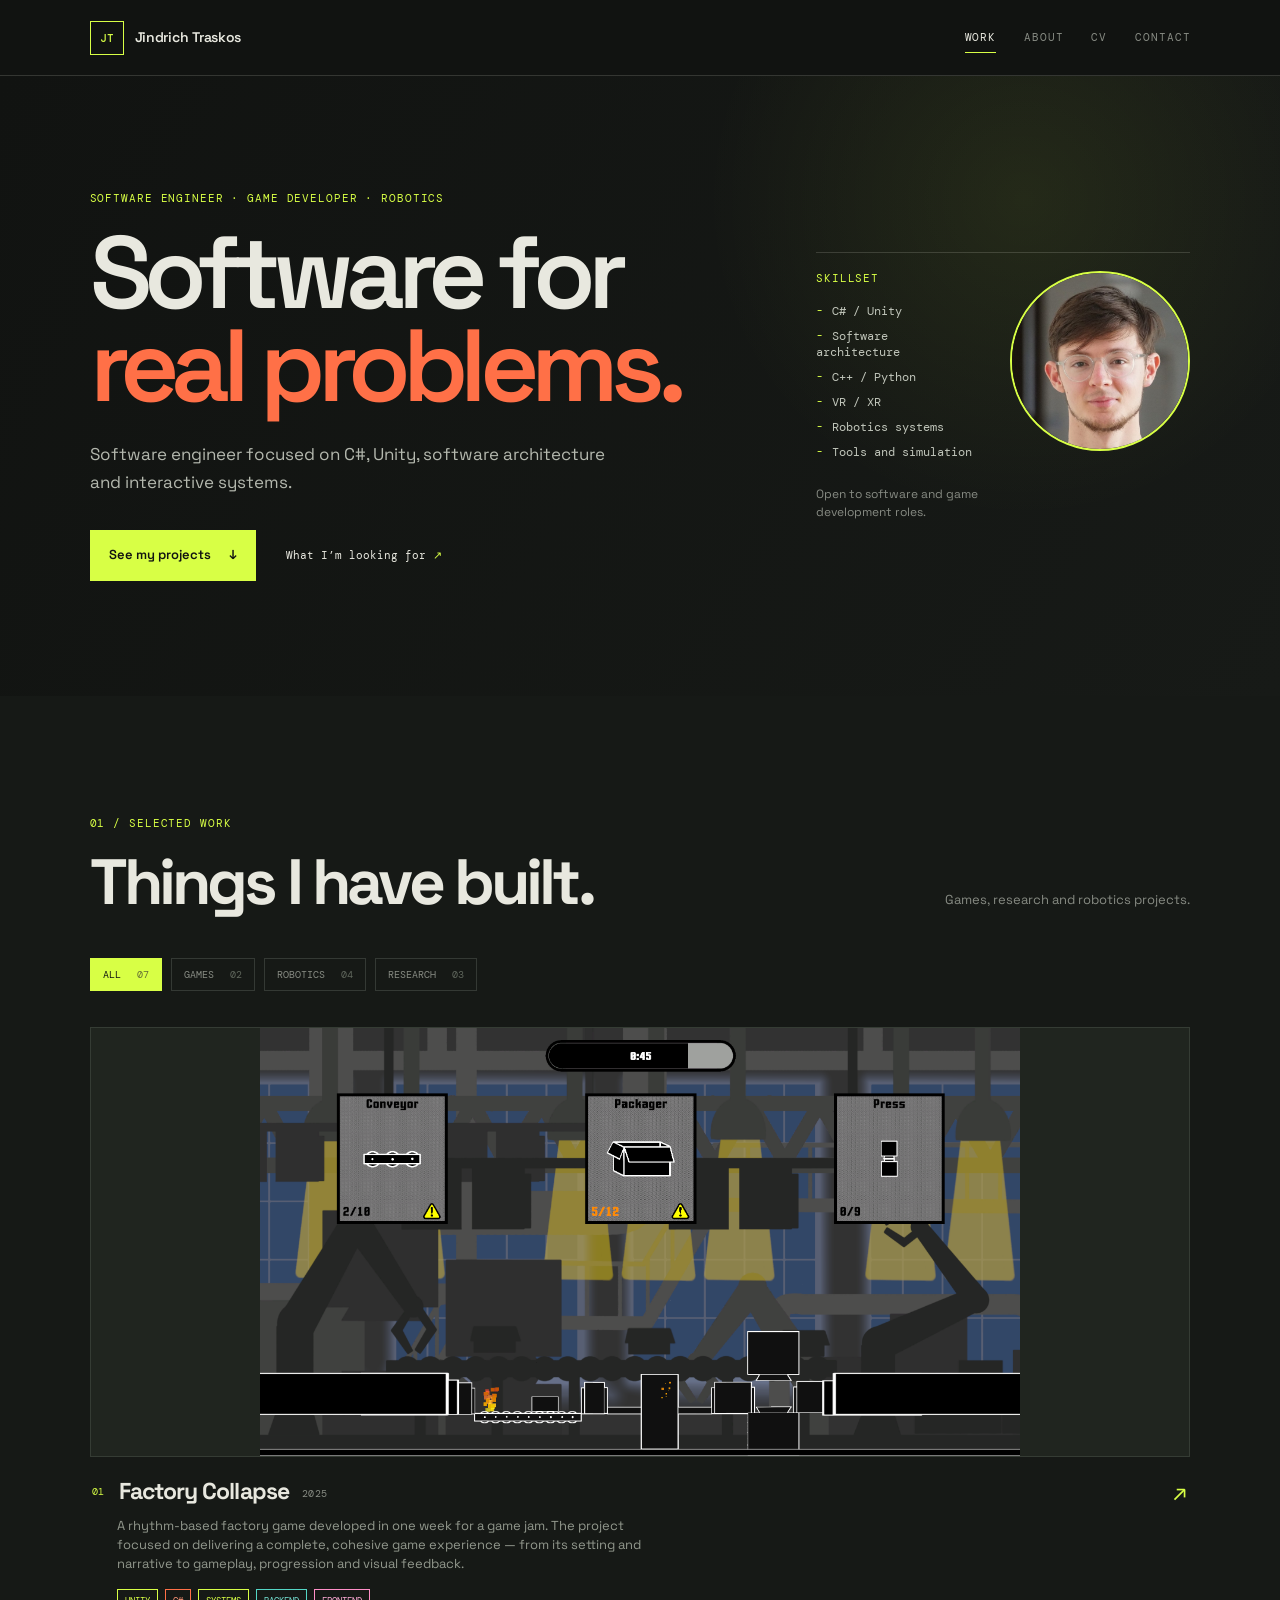
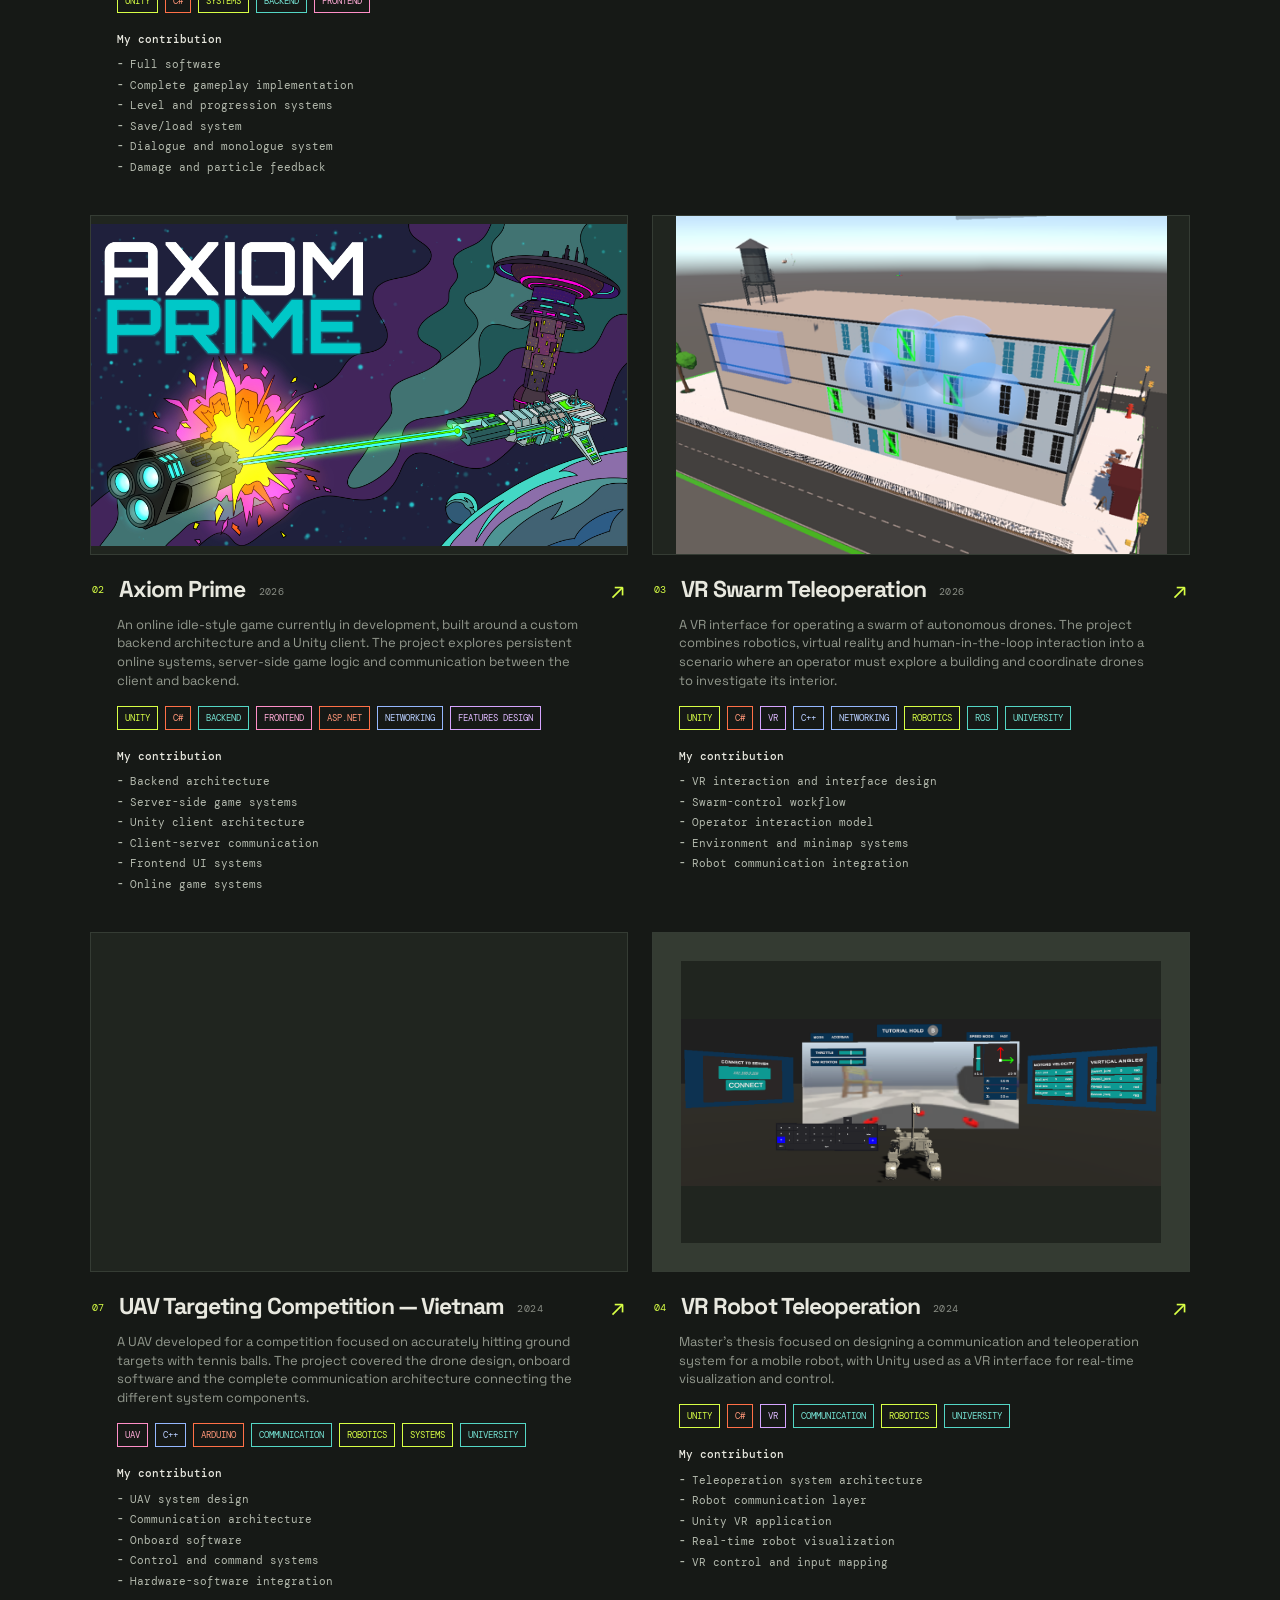
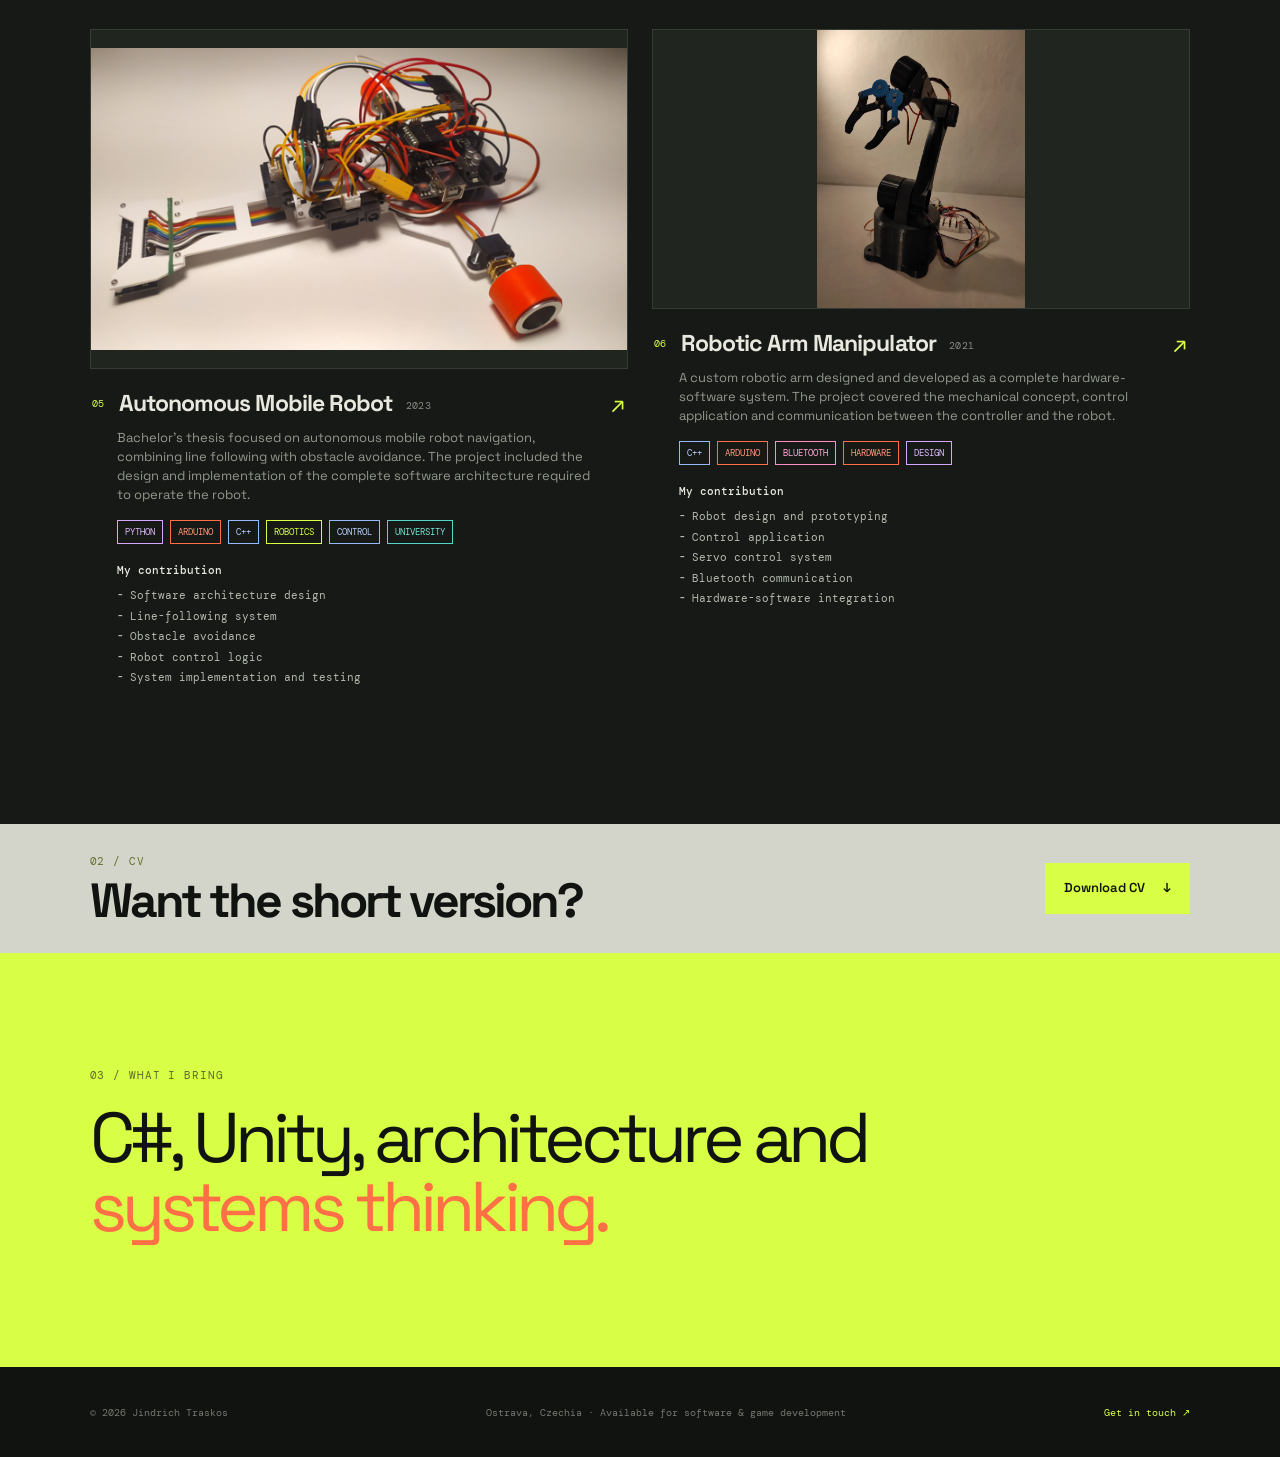
<file: index.html>
<!doctype html>
<html lang="en">
<head>
  <meta charset="utf-8">
  <meta name="viewport" content="width=device-width, initial-scale=1">
  <meta name="description" content="Portfolio of Jindrich Traskos, software engineer working across games, robotics and interactive systems.">
  <title>Jindrich Traskos | Software, games & robotics</title>
  <link rel="preconnect" href="https://fonts.googleapis.com">
  <link rel="preconnect" href="https://fonts.gstatic.com" crossorigin>
  <link href="https://fonts.googleapis.com/css2?family=DM+Mono:wght@400;500&family=Space+Grotesk:wght@400;500;600;700&display=swap" rel="stylesheet">
  <link rel="stylesheet" href="styles.css">
</head>
<body>
  <header class="site-header">
    <a class="brand" href="index.html"><span class="brand-mark">JT</span><span>Jindrich Traskos</span></a>
    <nav class="nav" aria-label="Main navigation">
      <a class="active" href="index.html">Work</a>
      <a href="about.html">About</a>
      <a href="resume.pdf" download>CV</a>
      <a href="contact.html">Contact</a>
    </nav>
  </header>

  <main>
    <section class="hero section-pad">
      <div class="hero-copy">
        <p class="eyebrow">Software engineer · game developer · robotics</p>
        <h1>Software for<br><em>real problems.</em></h1>
        <p class="hero-lede">Software engineer focused on C#, Unity, software architecture and interactive systems.</p>
        <div class="hero-actions"><a class="button button-primary" href="#work">See my projects <span>↓</span></a><a class="text-link" href="about.html#opportunities">What I’m looking for <span>↗</span></a></div>
      </div>
      <div class="skillset-panel" aria-label="Skillset">
        <div class="skillset-list">
          <p class="eyebrow">Skillset</p>
          <ul>
            <li>C# / Unity</li>
            <li>Software architecture</li>
            <li>C++ / Python</li>
            <li>VR / XR</li>
            <li>Robotics systems</li>
            <li>Tools and simulation</li>
          </ul>
          <p class="skillset-note">Open to software and game development roles.</p>
        </div>
        <img class="profile-photo" src="Content/Profile/Traskos_Jindra.jpg" alt="Portrait of Jindrich Traskos">
      </div>
    </section>

    <section id="work" class="work section-pad"> 
  <div class="section-heading">
    <div>
      <p class="eyebrow">01 / Selected work</p>
      <h2>Things I have built.</h2>
    </div>
    <p class="section-note">Games, research and robotics projects.</p>
  </div> 

  <div class="filters" role="group" aria-label="Filter projects"> 
    <button class="filter active" data-filter="all">All <span>07</span></button> 
    <button class="filter" data-filter="games">Games <span>02</span></button> 
    <button class="filter" data-filter="robotics">Robotics <span>04</span></button> 
    <button class="filter" data-filter="research">Research <span>03</span></button> 
  </div> 

  <div class="project-grid"> 

    <a class="project-card project-card-wide" data-tags="games" href="projects/factory-collapse.html"> 
      <div class="project-art factory-art">
        <img src="Content/FactoryCollapse/aPRTHz.png" alt="Factory Collapse gameplay showing factory stations">
      </div> 
      <div class="project-info">
        <div>
          <span class="project-number">01</span>
          <h3>Factory Collapse <span class="project-year">2025</span></h3>
        </div>
        <span class="arrow">↗</span>
        <p>A rhythm-based factory game developed in one week for a game jam. The project focused on delivering a complete, cohesive game experience — from its setting and narrative to gameplay, progression and visual feedback.</p>
        <div class="tags">
          <span>Unity</span>
          <span>C#</span>
          <span>Systems</span>
          <span>Backend</span>
          <span>Frontend</span>
        </div>
        <div class="contribution">
          <strong>My contribution</strong>
          <ul>
            <li>Full software</li>
            <li>Complete gameplay implementation</li>
            <li>Level and progression systems</li>
            <li>Save/load system</li>
            <li>Dialogue and monologue system</li>
            <li>Damage and particle feedback</li>
          </ul>
        </div>
      </div> 
    </a> 

    <a class="project-card" data-tags="games" href="projects/axiom-prime.html"> 
      <div class="project-art axiom-art">
        <img src="Content/AxiomPrime/coverart-second_draft.jpg" alt="Axiom Prime ship loadout grid">
      </div> 
      <div class="project-info">
        <div>
          <span class="project-number">02</span>
          <h3>Axiom Prime <span class="project-year">2026</span></h3>
        </div>
        <span class="arrow">↗</span>
        <p>An online idle-style game currently in development, built around a custom backend architecture and a Unity client. The project explores persistent online systems, server-side game logic and communication between the client and backend.</p>
        <div class="tags">
          <span>Unity</span>
          <span>C#</span>
          <span>Backend</span>
          <span>Frontend</span>
          <span>ASP.NET</span>
          <span>Networking</span>
          <span>Features Design</span>
        </div>
        <div class="contribution">
          <strong>My contribution</strong>
          <ul>
            <li>Backend architecture</li>
            <li>Server-side game systems</li>
            <li>Unity client architecture</li>
            <li>Client-server communication</li>
            <li>Frontend UI systems</li>
            <li>Online game systems</li>
          </ul>
        </div>
      </div> 
    </a> 

    <a class="project-card" data-tags="robotics research" href="projects/vr-teleoperation.html"> 
      <div class="project-art telemetry-art">
        <img src="Content/Swarm/Picture1.png" alt="VR swarm control environment with a building and drone positions">
      </div> 
      <div class="project-info">
        <div>
          <span class="project-number">03</span>
          <h3>VR Swarm Teleoperation <span class="project-year">2026</span></h3>
        </div>
        <span class="arrow">↗</span>
        <p>A VR interface for operating a swarm of autonomous drones. The project combines robotics, virtual reality and human-in-the-loop interaction into a scenario where an operator must explore a building and coordinate drones to investigate its interior.</p>
        <div class="tags">
          <span>Unity</span>
          <span>C#</span>
          <span>VR</span>
          <span>C++</span>
          <span>Networking</span>
          <span>Robotics</span>
          <span>ROS</span>
          <span>University</span>
        </div>
        <div class="contribution">
          <strong>My contribution</strong>
          <ul>
            <li>VR interaction and interface design</li>
            <li>Swarm-control workflow</li>
            <li>Operator interaction model</li>
            <li>Environment and minimap systems</li>
            <li>Robot communication integration</li>
          </ul>
        </div>
      </div> 
    </a> 

    <a class="project-card" data-tags="robotics" href="projects/vietnam-competition.html"> 
      <div class="project-art vietnam-art">
        <video autoplay muted loop playsinline preload="metadata">
          <source src="Content/VietnamComp/VID_20241122_125700.mp4" type="video/mp4">
        </video>
      </div> 
      <div class="project-info">
        <div>
          <span class="project-number">07</span>
          <h3>UAV Targeting Competition — Vietnam <span class="project-year">2024</span></h3>
        </div>
        <span class="arrow">↗</span>
        <p>A UAV developed for a competition focused on accurately hitting ground targets with tennis balls. The project covered the drone design, onboard software and the complete communication architecture connecting the different system components.</p>
        <div class="tags">
          <span>UAV</span>
          <span>C++</span>
          <span>Arduino</span>
          <span>Communication</span>
          <span>Robotics</span>
          <span>Systems</span>
          <span>University</span>
        </div>
        <div class="contribution">
          <strong>My contribution</strong>
          <ul>
            <li>UAV system design</li>
            <li>Communication architecture</li>
            <li>Onboard software</li>
            <li>Control and command systems</li>
            <li>Hardware-software integration</li>
          </ul>
        </div>
      </div> 
    </a> 

    <a class="project-card" data-tags="robotics research" href="projects/virtual-reality-robotics.html"> 
      <div class="project-art thesis-art">
        <img src="Content/MasterThesis/Picture3.png" alt="Mobile robot VR teleoperation interface">
      </div> 
      <div class="project-info">
        <div>
          <span class="project-number">04</span>
          <h3>VR Robot Teleoperation <span class="project-year">2024</span></h3>
        </div>
        <span class="arrow">↗</span>
        <p>Master’s thesis focused on designing a communication and teleoperation system for a mobile robot, with Unity used as a VR interface for real-time visualization and control.</p>
        <div class="tags">
          <span>Unity</span>
          <span>C#</span>
          <span>VR</span>
          <span>Communication</span>
          <span>Robotics</span>
          <span>University</span>
        </div>
        <div class="contribution">
          <strong>My contribution</strong>
          <ul>
            <li>Teleoperation system architecture</li>
            <li>Robot communication layer</li>
            <li>Unity VR application</li>
            <li>Real-time robot visualization</li>
            <li>VR control and input mapping</li>
          </ul>
        </div>
      </div> 
    </a> 

    <a class="project-card" data-tags="robotics research" href="projects/mobile-robot-simulation.html"> 
      <div class="project-art simulation-art">
        <img src="Content/BachelorThesis/Picture2.png" alt="Mobile robot simulation with trajectory and range lines">
      </div> 
      <div class="project-info">
        <div>
          <span class="project-number">05</span>
          <h3>Autonomous Mobile Robot <span class="project-year">2023</span></h3>
        </div>
        <span class="arrow">↗</span>
        <p>Bachelor’s thesis focused on autonomous mobile robot navigation, combining line following with obstacle avoidance. The project included the design and implementation of the complete software architecture required to operate the robot.</p>
        <div class="tags">
          <span>Python</span>
          <span>Arduino</span>
          <span>C++</span>
          <span>Robotics</span>
          <span>Control</span>
          <span>University</span>
        </div>
        <div class="contribution">
          <strong>My contribution</strong>
          <ul>
            <li>Software architecture design</li>
            <li>Line-following system</li>
            <li>Obstacle avoidance</li>
            <li>Robot control logic</li>
            <li>System implementation and testing</li>
          </ul>
        </div>
      </div> 
    </a> 

    <a class="project-card" data-tags="robotics" href="projects/robot-arm.html"> 
      <div class="project-art robot-art">
        <img src="Content/robotManipulator.webp" alt="Six-servo 3D printed robotic arm with gripper">
      </div> 
      <div class="project-info">
        <div>
          <span class="project-number">06</span>
          <h3>Robotic Arm Manipulator <span class="project-year">2021</span></h3>
        </div>
        <span class="arrow">↗</span>
        <p>A custom robotic arm designed and developed as a complete hardware-software system. The project covered the mechanical concept, control application and communication between the controller and the robot.</p>
        <div class="tags">
          <span>C++</span>
          <span>Arduino</span>
          <span>Bluetooth</span>
          <span>Hardware</span>
          <span>Design</span>
        </div>
        <div class="contribution">
          <strong>My contribution</strong>
          <ul>
            <li>Robot design and prototyping</li>
            <li>Control application</li>
            <li>Servo control system</li>
            <li>Bluetooth communication</li>
            <li>Hardware-software integration</li>
          </ul>
        </div>
      </div> 
    </a> 

  </div>
</section>

    <section class="resume-strip section-pad">
      <div><p class="eyebrow">02 / CV</p><h2>Want the short version?</h2></div>
      <a class="button button-primary" href="resume.pdf" download>Download CV <span>↓</span></a>
    </section>

    <section class="statement section-pad"><p class="eyebrow">03 / What I bring</p><p class="statement-text">C#, Unity, architecture and <span>systems thinking.</span></p></section>
  </main>
  <footer class="site-footer section-pad"><span>© 2026 Jindrich Traskos</span><span>Ostrava, Czechia · Available for software & game development</span><a href="contact.html">Get in touch ↗</a></footer>
  <script src="script.js"></script>
</body>
</html>
</file>
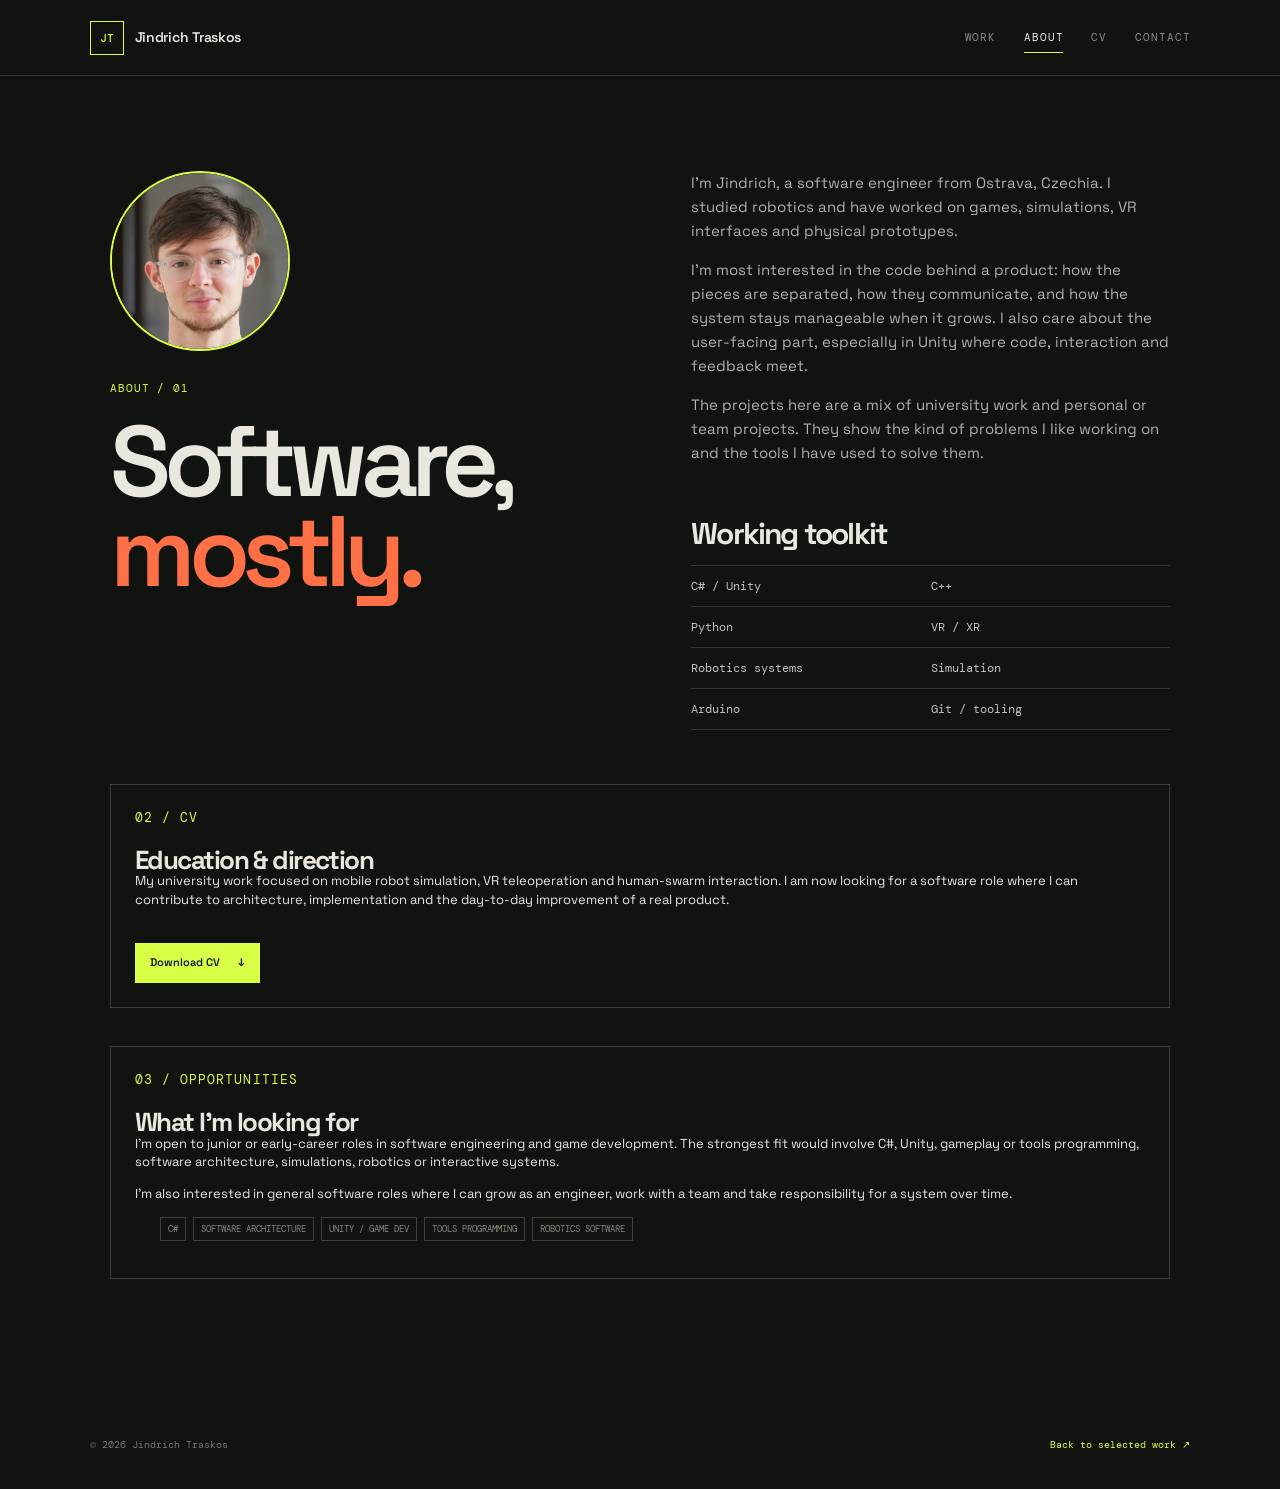
<file: about.html>
<!doctype html>
<html lang="en">
<head>
  <meta charset="utf-8">
  <meta name="viewport" content="width=device-width, initial-scale=1">
  <meta name="description" content="About Jindrich Traskos, software engineer and game developer.">
  <title>About | Jindrich Traskos</title>
  <link rel="stylesheet" href="styles.css">
</head>
<body>
  <header class="site-header">
    <a class="brand" href="index.html"><span class="brand-mark">JT</span><span>Jindrich Traskos</span></a>
    <nav class="nav" aria-label="Main navigation">
      <a href="index.html">Work</a>
      <a class="active" href="about.html">About</a>
      <a href="resume.pdf" download>CV</a>
      <a href="contact.html">Contact</a>
    </nav>
  </header>
  <main class="detail-main">
    <div class="about-grid">
      <div><img class="profile-photo about-photo" src="Content/Profile/Traskos_Jindra.jpg" alt="Portrait of Jindrich Traskos"><p class="eyebrow">About / 01</p><h1>Software,<br><em>mostly.</em></h1></div>
      <div class="about-copy">
        <p>I’m Jindrich, a software engineer from Ostrava, Czechia. I studied robotics and have worked on games, simulations, VR interfaces and physical prototypes.</p>
        <p>I’m most interested in the code behind a product: how the pieces are separated, how they communicate, and how the system stays manageable when it grows. I also care about the user-facing part, especially in Unity where code, interaction and feedback meet.</p>
        <p>The projects here are a mix of university work and personal or team projects. They show the kind of problems I like working on and the tools I have used to solve them.</p>
        <h2>Working toolkit</h2>
        <ul class="skill-list"><li>C# / Unity</li><li>C++</li><li>Python</li><li>VR / XR</li><li>Robotics systems</li><li>Simulation</li><li>Arduino</li><li>Git / tooling</li></ul>
      </div>
    </div>
    <section class="cv-panel">
      <p class="eyebrow">02 / CV</p>
      <h2>Education & direction</h2>
      <p>My university work focused on mobile robot simulation, VR teleoperation and human-swarm interaction. I am now looking for a software role where I can contribute to architecture, implementation and the day-to-day improvement of a real product.</p>
      <a class="button button-primary compact-button" href="resume.pdf" download>Download CV <span>↓</span></a>
    </section>
    <section id="opportunities" class="cv-panel">
      <p class="eyebrow">03 / Opportunities</p>
      <h2>What I’m looking for</h2>
      <p>I’m open to junior or early-career roles in software engineering and game development. The strongest fit would involve C#, Unity, gameplay or tools programming, software architecture, simulations, robotics or interactive systems.</p>
      <p>I’m also interested in general software roles where I can grow as an engineer, work with a team and take responsibility for a system over time.</p>
      <p class="tags"><span>C#</span><span>Software architecture</span><span>Unity / game dev</span><span>Tools programming</span><span>Robotics software</span></p>
    </section>
  </main>
  <footer class="site-footer section-pad"><span>© 2026 Jindrich Traskos</span><a href="index.html">Back to selected work ↗</a></footer>
</body>
</html>
</file>
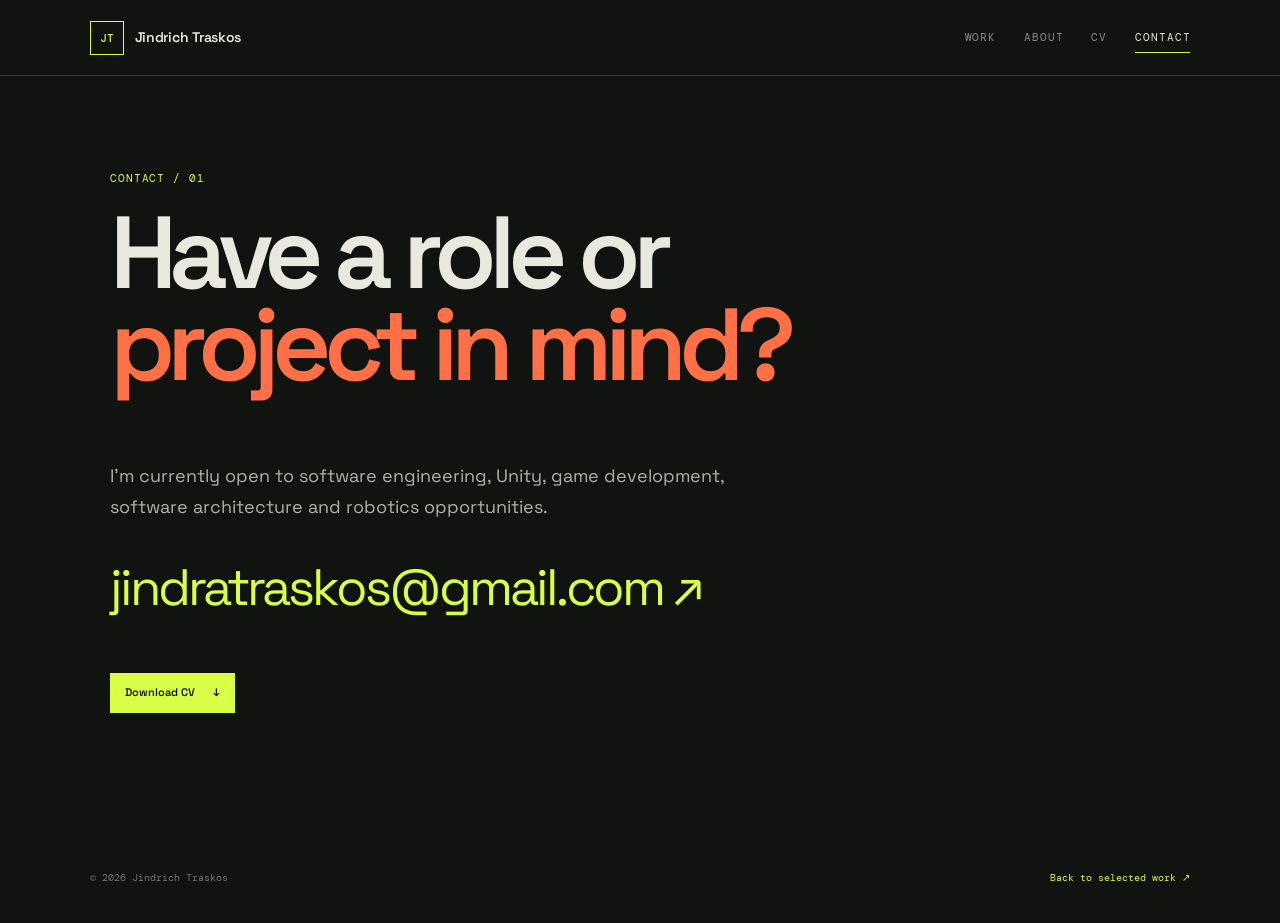
<file: contact.html>
<!doctype html>
<html lang="en">
<head>
  <meta charset="utf-8">
  <meta name="viewport" content="width=device-width, initial-scale=1">
  <meta name="description" content="Contact Jindrich Traskos about software engineering and game development opportunities.">
  <title>Contact | Jindrich Traskos</title>
  <link rel="stylesheet" href="styles.css">
</head>
<body>
  <header class="site-header">
    <a class="brand" href="index.html"><span class="brand-mark">JT</span><span>Jindrich Traskos</span></a>
    <nav class="nav" aria-label="Main navigation">
      <a href="index.html">Work</a>
      <a href="about.html">About</a>
      <a href="resume.pdf" download>CV</a>
      <a class="active" href="contact.html">Contact</a>
    </nav>
  </header>
  <main class="detail-main contact-page">
    <p class="eyebrow">Contact / 01</p>
    <h1>Have a role or<br><em>project in mind?</em></h1>
    <div class="contact-content">
      <p>I’m currently open to software engineering, Unity, game development, software architecture and robotics opportunities.</p>
      <a class="contact-email" href="mailto:jindratraskos@gmail.com">jindratraskos@gmail.com ↗</a>
      <a class="button button-primary compact-button" href="resume.pdf" download>Download CV <span>↓</span></a>
    </div>
  </main>
  <footer class="site-footer section-pad"><span>© 2026 Jindrich Traskos</span><a href="index.html">Back to selected work ↗</a></footer>
</body>
</html>
</file>
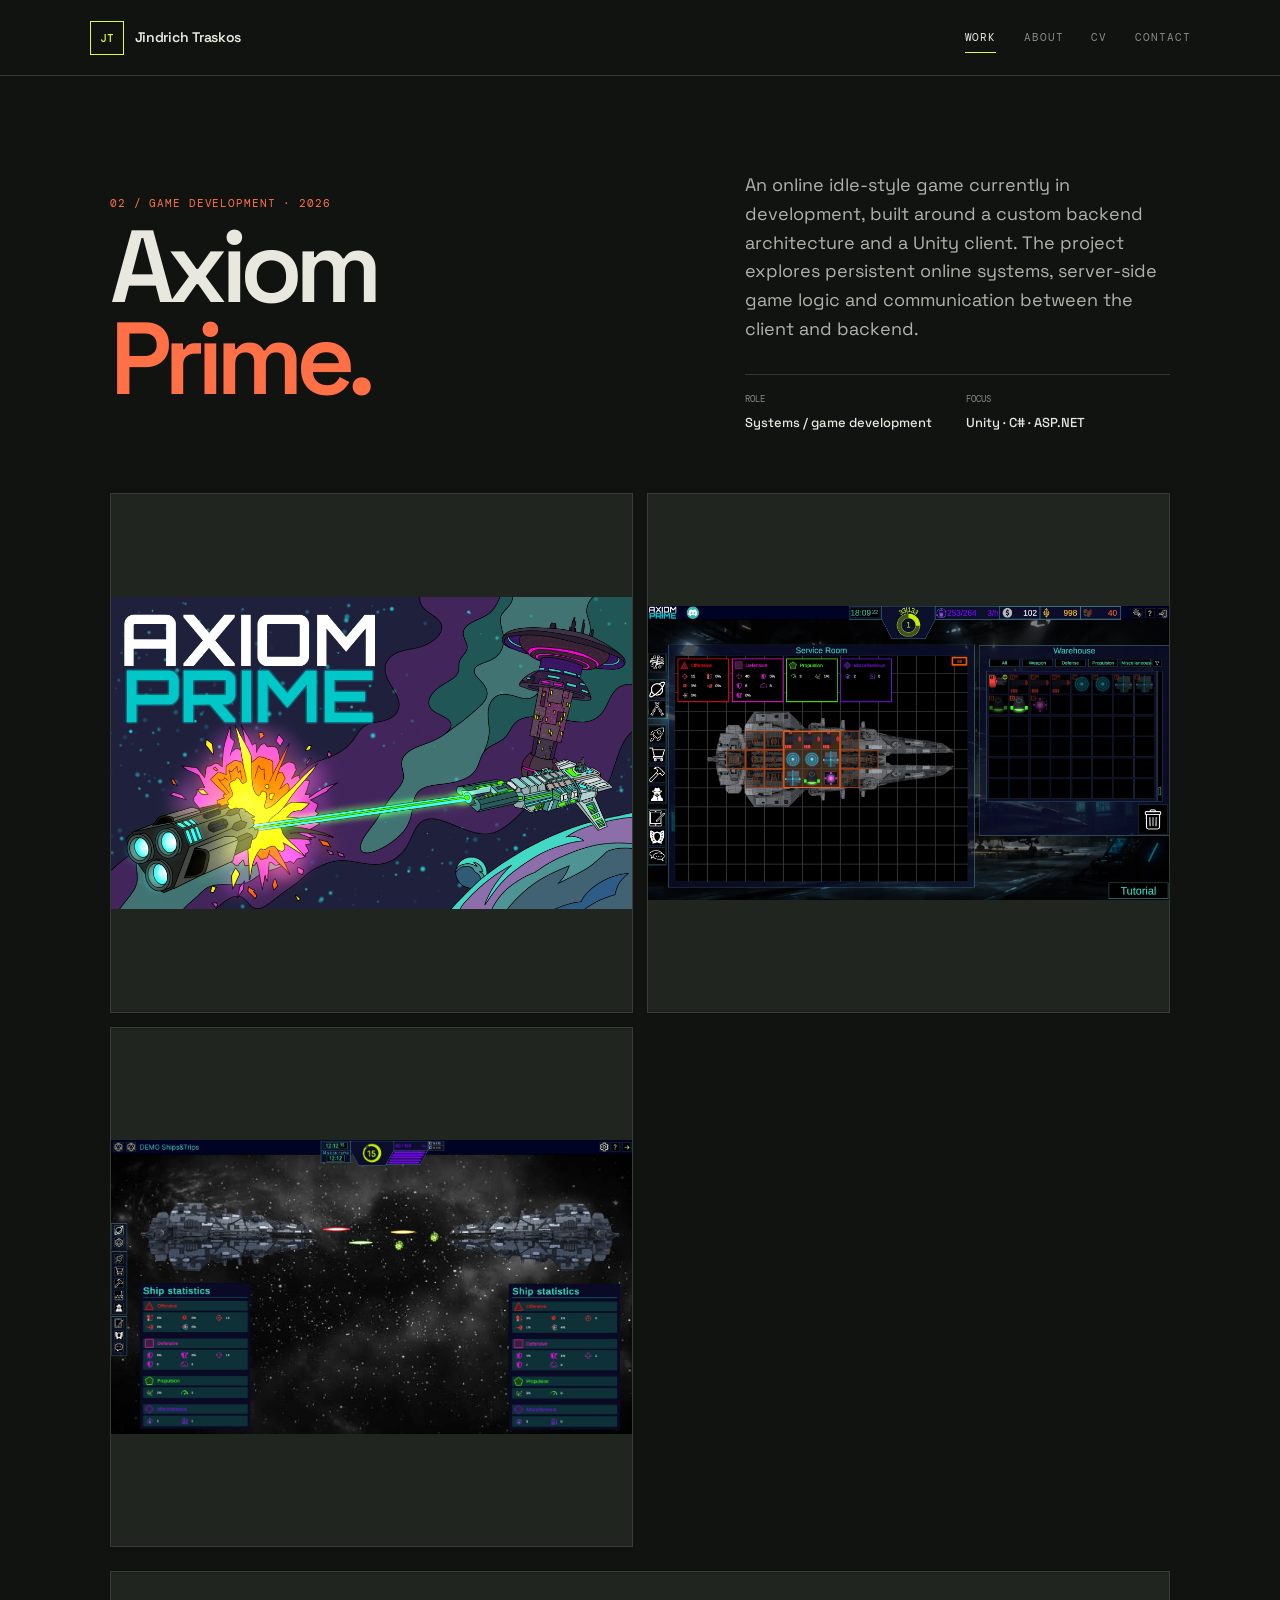
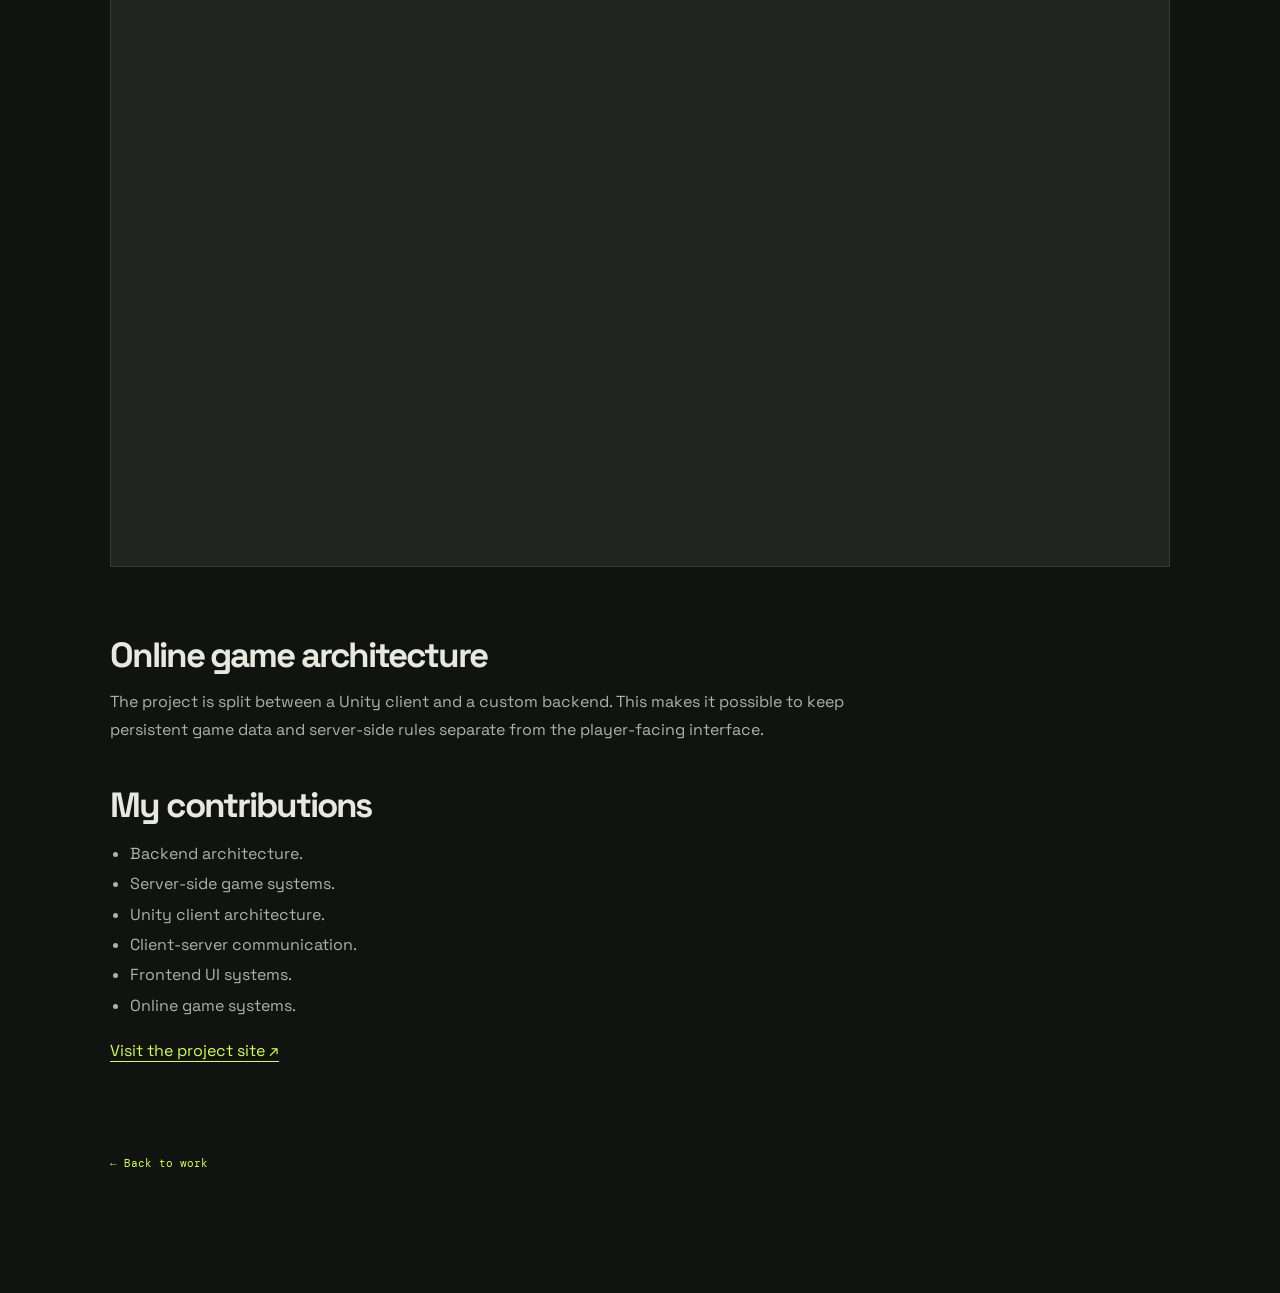
<file: projects/axiom-prime.html>
<!doctype html>
<html lang="en">
<head>
  <meta charset="utf-8">
  <meta name="viewport" content="width=device-width, initial-scale=1">
  <title>Axiom Prime | Jindrich Traskos</title>
  <link rel="stylesheet" href="../styles.css">
</head>
<body>
  <header class="site-header">
    <a class="brand" href="../index.html"><span class="brand-mark">JT</span><span>Jindrich Traskos</span></a>
    <nav class="nav"><a class="active" href="../index.html">Work</a><a href="../about.html">About</a><a href="../resume.pdf" download>CV</a><a href="../contact.html">Contact</a></nav>
  </header>
  <main class="detail-main">
    <div class="detail-top">
      <div><p class="detail-kicker">02 / Game development · 2026</p><h1>Axiom<br><em>Prime.</em></h1></div>
      <div><p class="detail-intro">An online idle-style game currently in development, built around a custom backend architecture and a Unity client. The project explores persistent online systems, server-side game logic and communication between the client and backend.</p><div class="detail-meta"><div><small>Role</small><strong>Systems / game development</strong></div><div><small>Focus</small><strong>Unity · C# · ASP.NET</strong></div></div></div>
    </div>
    <div class="detail-visual">
      <div class="detail-gallery">
        <img src="../Content/AxiomPrime/coverart-second_draft.jpg" alt="Axiom Prime teaser photo">
        <img src="../Content/AxiomPrime/Ship.webp" alt="Axiom Prime teaser photo">
        <img src="../Content/AxiomPrime/screenshot-01.jpg" alt="Axiom Prime combat screen with ship statistics">
      </div>
      <div class="project-video">
        <iframe src="https://www.youtube.com/embed/IRZ-R40w1t0" title="Axiom Prime gameplay video" loading="lazy" allow="accelerometer; autoplay; clipboard-write; encrypted-media; gyroscope; picture-in-picture; web-share" allowfullscreen></iframe>
      </div>
    </div>
    <div class="detail-copy">
      <h2>Online game architecture</h2>
      <p>The project is split between a Unity client and a custom backend. This makes it possible to keep persistent game data and server-side rules separate from the player-facing interface.</p>
      <h2>My contributions</h2>
      <ul><li>Backend architecture.</li><li>Server-side game systems.</li><li>Unity client architecture.</li><li>Client-server communication.</li><li>Frontend UI systems.</li><li>Online game systems.</li></ul>
      <p><a class="detail-link" href="https://axiomprime.nuwibe.com/">Visit the project site ↗</a></p>
    </div>
    <a class="back-link" href="../index.html">← Back to work</a>
  </main>
</body>
<script src="../script.js"></script>
</html>
</file>
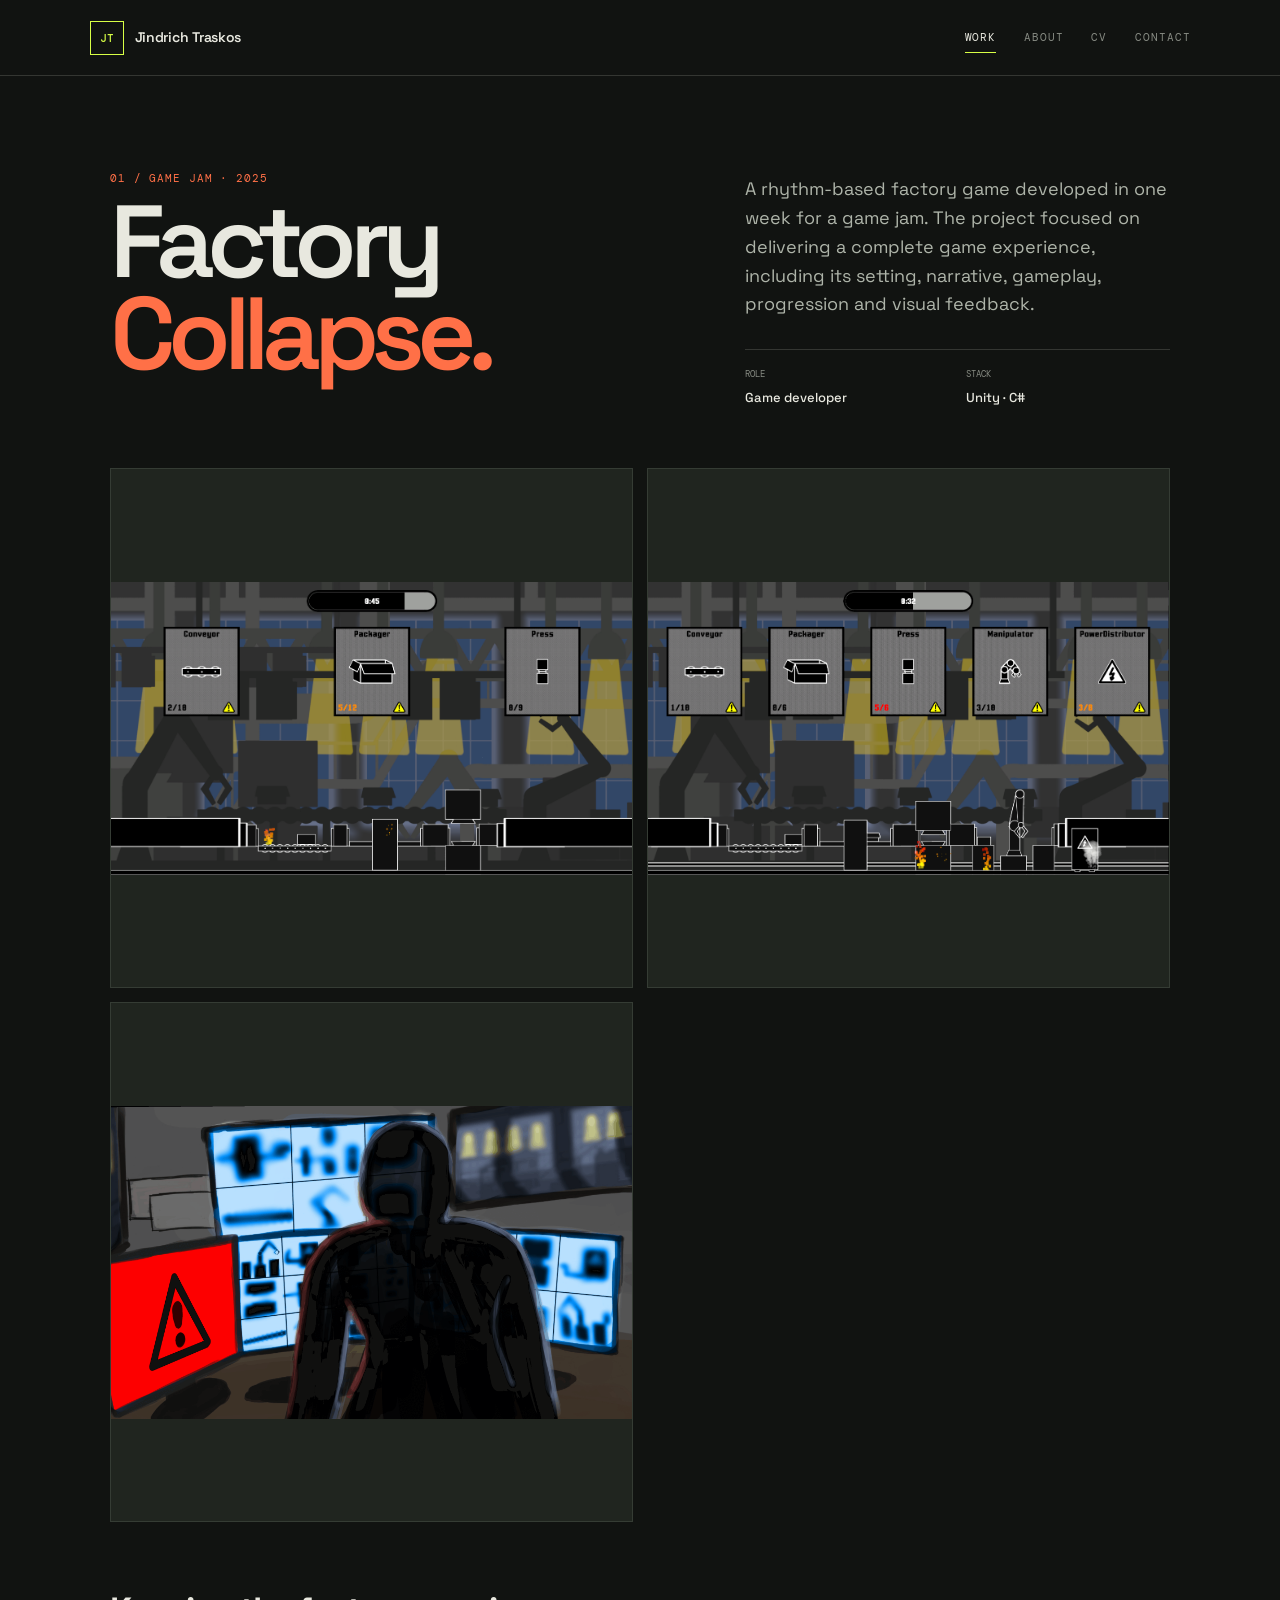
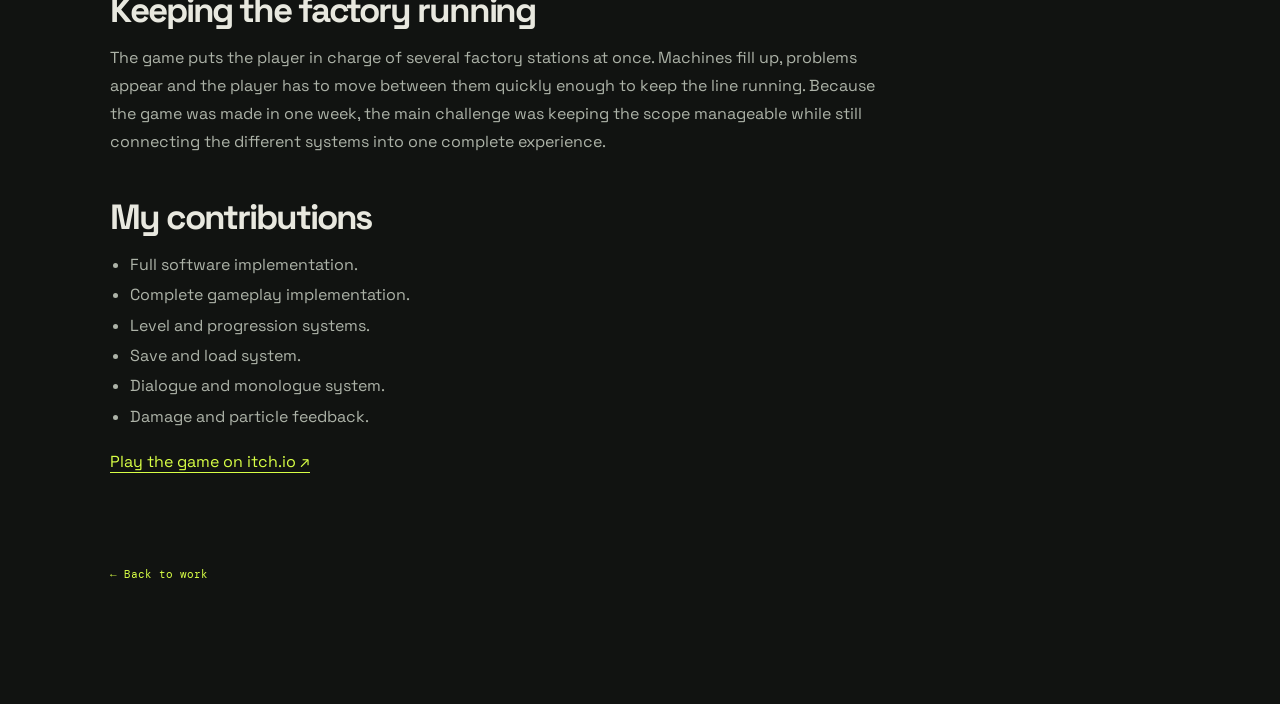
<file: projects/factory-collapse.html>
<!doctype html>
<html lang="en">
<head>
  <meta charset="utf-8">
  <meta name="viewport" content="width=device-width, initial-scale=1">
  <title>Factory Collapse | Jindrich Traskos</title>
  <link rel="stylesheet" href="../styles.css">
</head>
<body>
  <header class="site-header">
    <a class="brand" href="../index.html"><span class="brand-mark">JT</span><span>Jindrich Traskos</span></a>
    <nav class="nav"><a class="active" href="../index.html">Work</a><a href="../about.html">About</a><a href="../resume.pdf" download>CV</a><a href="../contact.html">Contact</a></nav>
  </header>
  <main class="detail-main">
    <div class="detail-top">
      <div><p class="detail-kicker">01 / Game jam · 2025</p><h1>Factory<br><em>Collapse.</em></h1></div>
      <div><p class="detail-intro">A rhythm-based factory game developed in one week for a game jam. The project focused on delivering a complete game experience, including its setting, narrative, gameplay, progression and visual feedback.</p><div class="detail-meta"><div><small>Role</small><strong>Game developer</strong></div><div><small>Stack</small><strong>Unity · C#</strong></div></div></div>
    </div>
    <div class="detail-visual">
      <div class="detail-gallery">
        <img src="../Content/FactoryCollapse/aPRTHz.png" alt="Factory Collapse gameplay showing factory stations">
        <img src="../Content/FactoryCollapse/eBl683.png" alt="Factory Collapse factory gameplay scene">
        <img src="../Content/FactoryCollapse/T67+u6.gif" alt="Factory Collapse gameplay animation">
      </div>
    </div>
    <div class="detail-copy">
      <h2>Keeping the factory running</h2>
      <p>The game puts the player in charge of several factory stations at once. Machines fill up, problems appear and the player has to move between them quickly enough to keep the line running. Because the game was made in one week, the main challenge was keeping the scope manageable while still connecting the different systems into one complete experience.</p>
      <h2>My contributions</h2>
      <ul><li>Full software implementation.</li><li>Complete gameplay implementation.</li><li>Level and progression systems.</li><li>Save and load system.</li><li>Dialogue and monologue system.</li><li>Damage and particle feedback.</li></ul>
      <p><a class="detail-link" href="https://jrcstudio.itch.io/factory-collapse">Play the game on itch.io ↗</a></p>
    </div>
    <a class="back-link" href="../index.html">← Back to work</a>
  </main>
</body>
<script src="../script.js"></script>
</html>
</file>
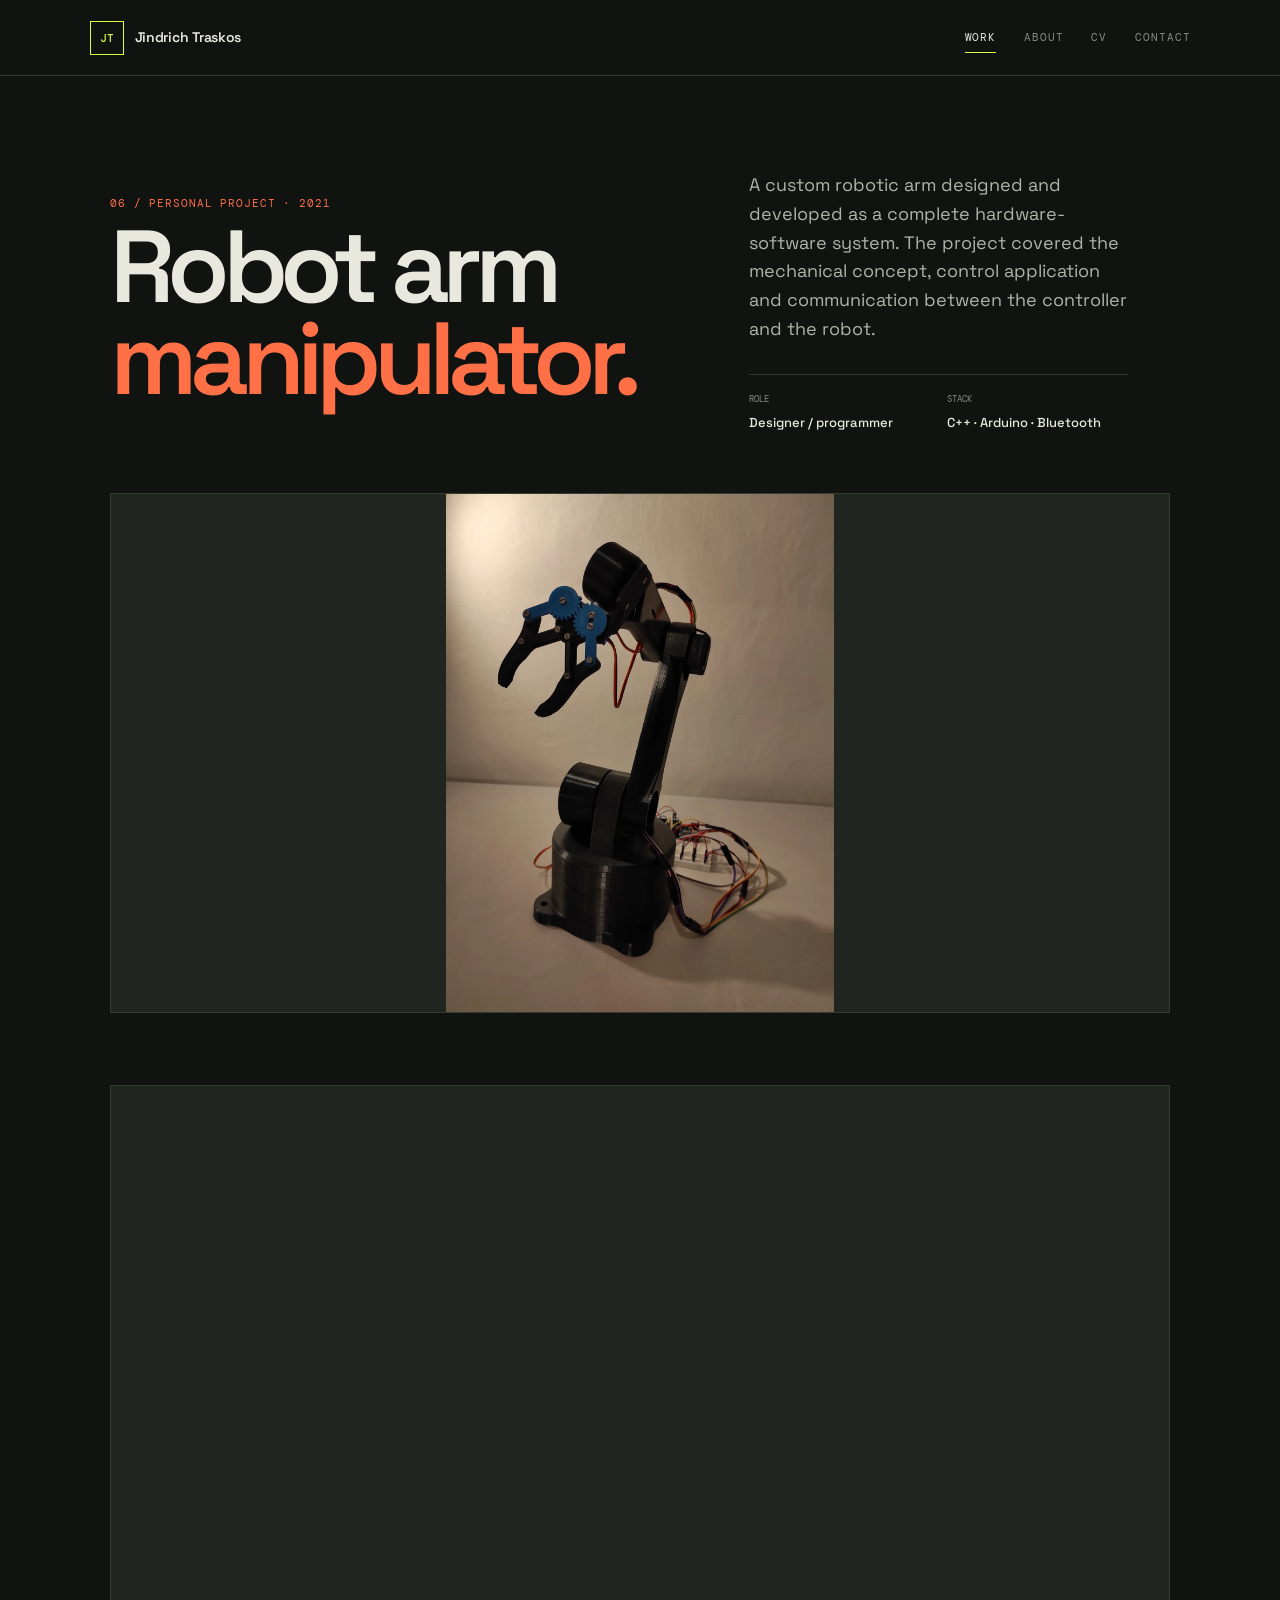
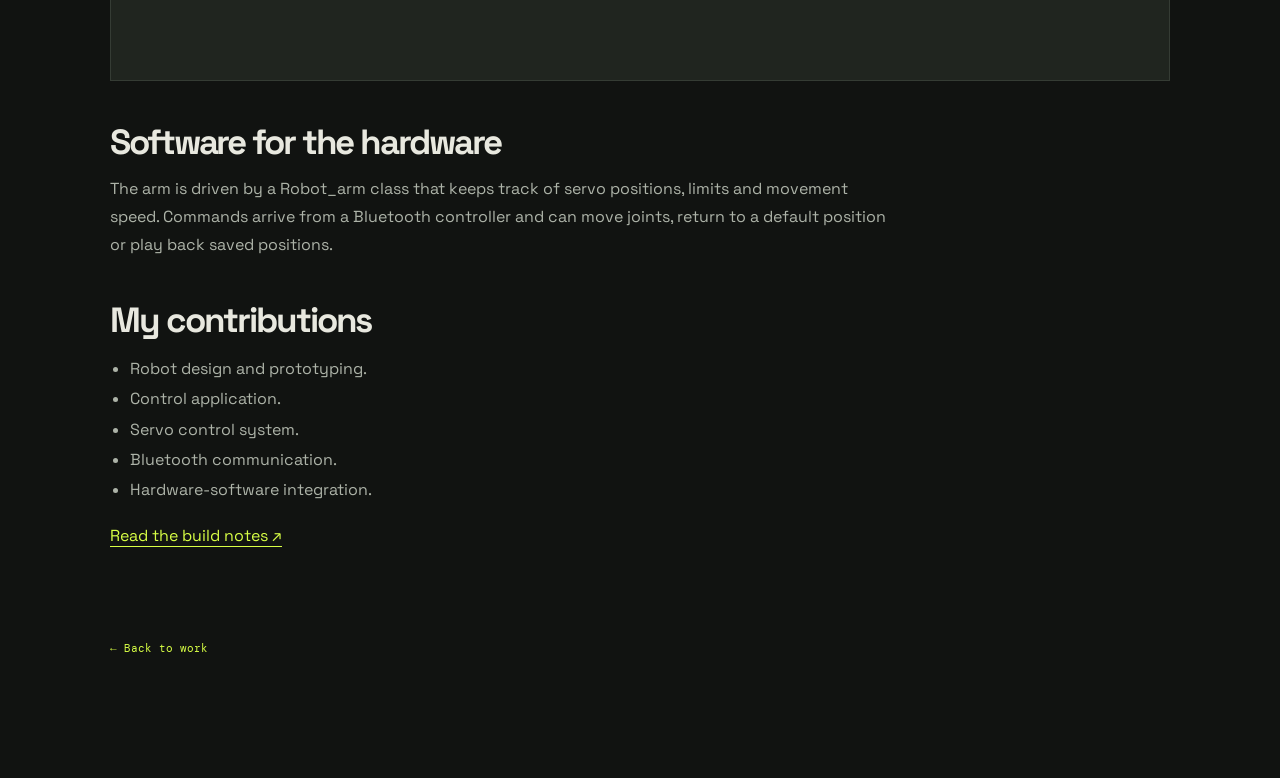
<file: projects/robot-arm.html>
<!doctype html>
<html lang="en">
<head>
  <meta charset="utf-8">
  <meta name="viewport" content="width=device-width, initial-scale=1">
  <title>Robot Arm Manipulator | Jindrich Traskos</title>
  <link rel="stylesheet" href="../styles.css">
</head>
<body>
  <header class="site-header">
    <a class="brand" href="../index.html"><span class="brand-mark">JT</span><span>Jindrich Traskos</span></a>
    <nav class="nav"><a class="active" href="../index.html">Work</a><a href="../about.html">About</a><a href="../resume.pdf" download>CV</a><a href="../contact.html">Contact</a></nav>
  </header>
  <main class="detail-main">
    <div class="detail-top">
      <div><p class="detail-kicker">06 / Personal project · 2021</p><h1>Robot arm<br><em>manipulator.</em></h1></div>
      <div><p class="detail-intro">A custom robotic arm designed and developed as a complete hardware-software system. The project covered the mechanical concept, control application and communication between the controller and the robot.</p><div class="detail-meta"><div><small>Role</small><strong>Designer / programmer</strong></div><div><small>Stack</small><strong>C++ · Arduino · Bluetooth</strong></div></div></div>
    </div>
    <div class="detail-visual"><img src="../Content/robotManipulator.webp" alt="Six-servo 3D printed robotic arm with gripper"></div>
    <div class="project-video">
        <iframe src="https://www.youtube.com/embed/RnOiQAg8ToU" title="Robotic arm video" loading="lazy" allow="accelerometer; autoplay; clipboard-write; encrypted-media; gyroscope; picture-in-picture; web-share" allowfullscreen></iframe>
    </div>
    <div class="detail-copy">
      <h2>Software for the hardware</h2>
      <p>The arm is driven by a Robot_arm class that keeps track of servo positions, limits and movement speed. Commands arrive from a Bluetooth controller and can move joints, return to a default position or play back saved positions.</p>
      <h2>My contributions</h2>
      <ul><li>Robot design and prototyping.</li><li>Control application.</li><li>Servo control system.</li><li>Bluetooth communication.</li><li>Hardware-software integration.</li></ul>
      <p><a class="detail-link" href="https://trahery.wordpress.com/2021/09/17/robotic-arm/">Read the build notes ↗</a></p>
    </div>
    <a class="back-link" href="../index.html">← Back to work</a>
  </main>
</body>
<script src="../script.js"></script>
</html>
</file>
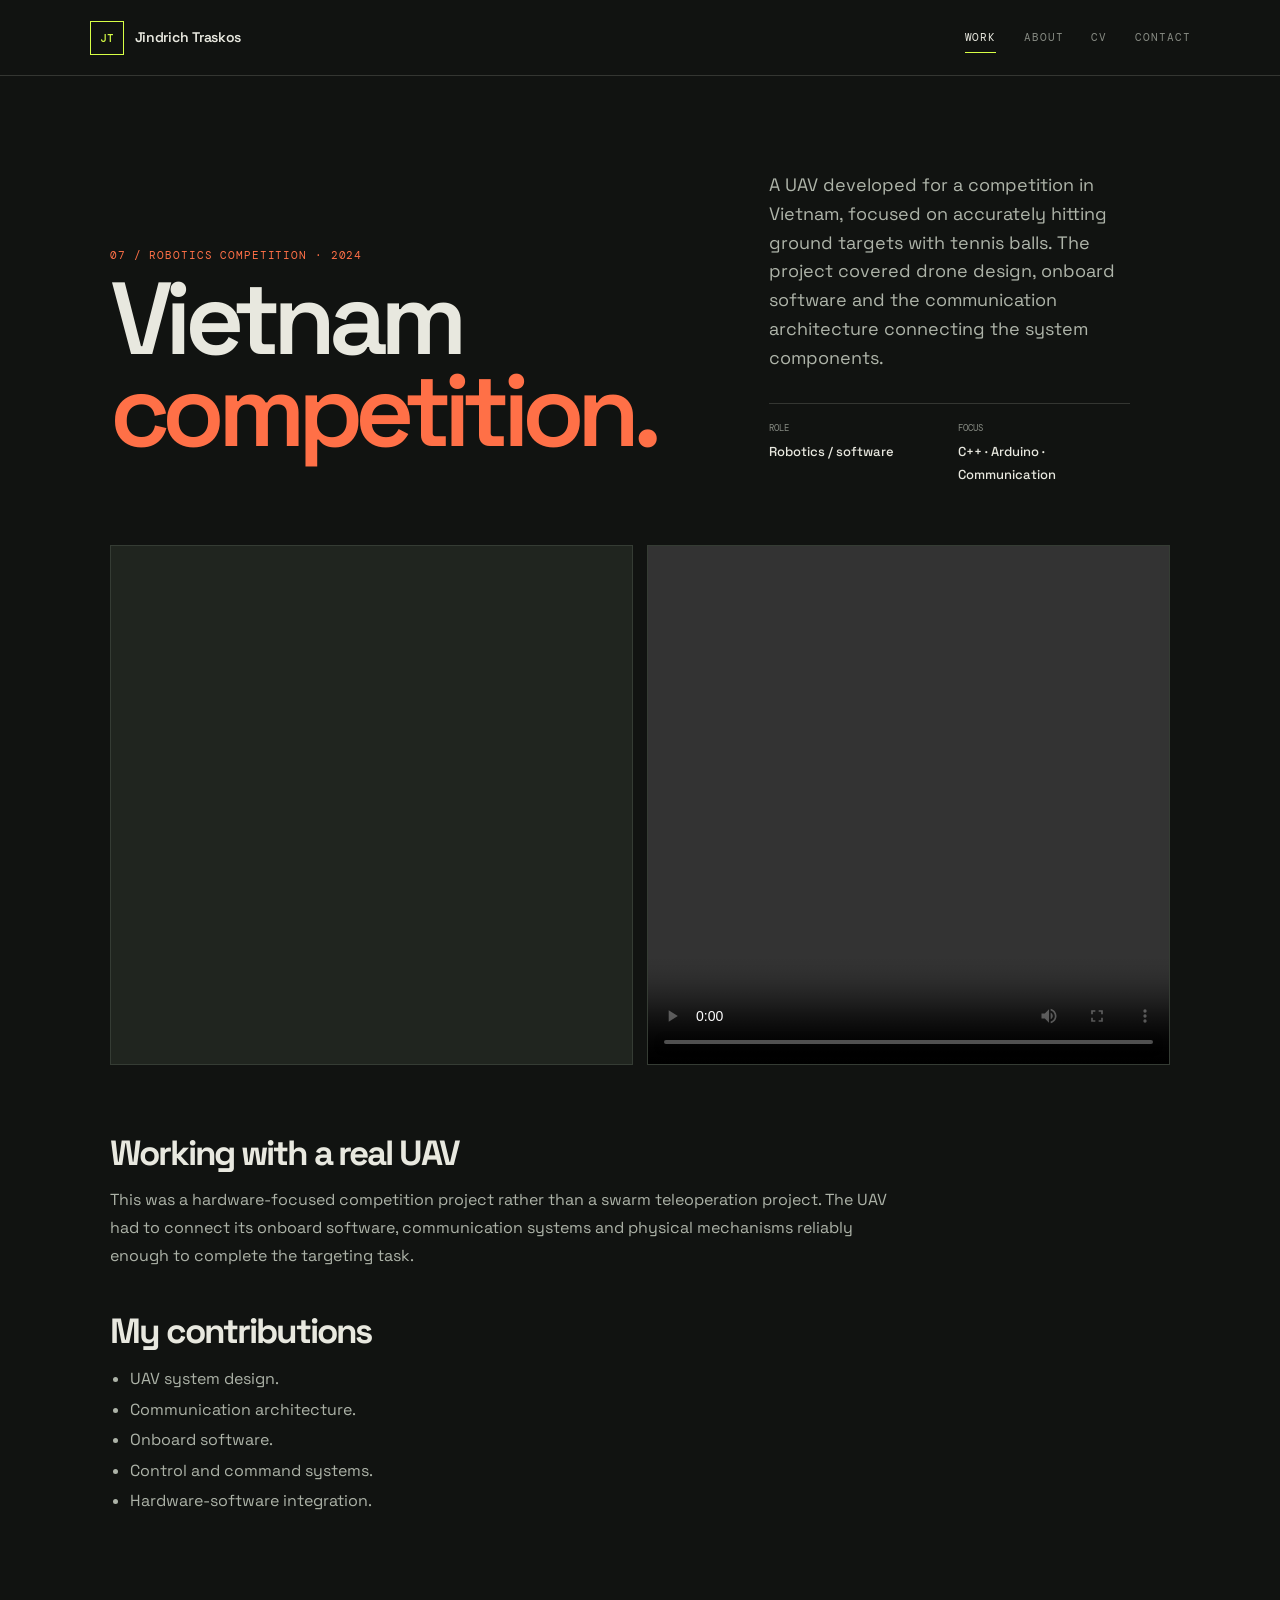
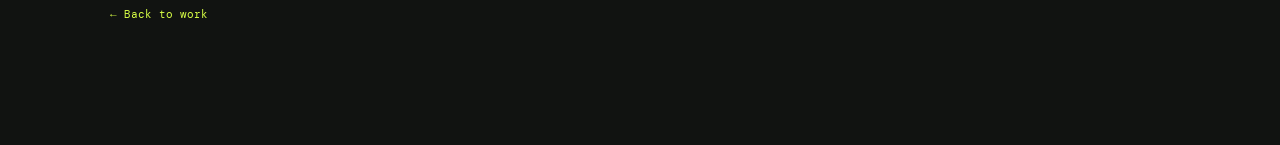
<file: projects/vietnam-competition.html>
<!doctype html>
<html lang="en">
<head>
  <meta charset="utf-8">
  <meta name="viewport" content="width=device-width, initial-scale=1">
  <title>Vietnam Competition | Jindrich Traskos</title>
  <link rel="stylesheet" href="../styles.css">
</head>
<body>
  <header class="site-header">
    <a class="brand" href="../index.html"><span class="brand-mark">JT</span><span>Jindrich Traskos</span></a>
    <nav class="nav"><a class="active" href="../index.html">Work</a><a href="../about.html">About</a><a href="../resume.pdf" download>CV</a><a href="../contact.html">Contact</a></nav>
  </header>
  <main class="detail-main">
    <div class="detail-top">
      <div><p class="detail-kicker">07 / Robotics competition · 2024</p><h1>Vietnam<br><em>competition.</em></h1></div>
      <div><p class="detail-intro">A UAV developed for a competition in Vietnam, focused on accurately hitting ground targets with tennis balls. The project covered drone design, onboard software and the communication architecture connecting the system components.</p><div class="detail-meta"><div><small>Role</small><strong>Robotics / software</strong></div><div><small>Focus</small><strong>C++ · Arduino · Communication</strong></div></div></div>
    </div>
    <div class="detail-visual">
      <div class="detail-gallery">
        <video autoplay muted playsinline preload="metadata"><source src="../Content/VietnamComp/VID_20241122_125700.mp4" type="video/mp4">Your browser does not support video.</video>
        <video controls preload="metadata"><source src="../Content/VietnamComp/VID-20241122-WA0000.mp4" type="video/mp4">Your browser does not support video.</video>
      </div>
    </div>
    <div class="detail-copy">
      <h2>Working with a real UAV</h2>
      <p>This was a hardware-focused competition project rather than a swarm teleoperation project. The UAV had to connect its onboard software, communication systems and physical mechanisms reliably enough to complete the targeting task.</p>
      <h2>My contributions</h2>
      <ul><li>UAV system design.</li><li>Communication architecture.</li><li>Onboard software.</li><li>Control and command systems.</li><li>Hardware-software integration.</li></ul>
    </div>
    <a class="back-link" href="../index.html">← Back to work</a>
  </main>
</body>
<script src="../script.js"></script>
</html>
</file>
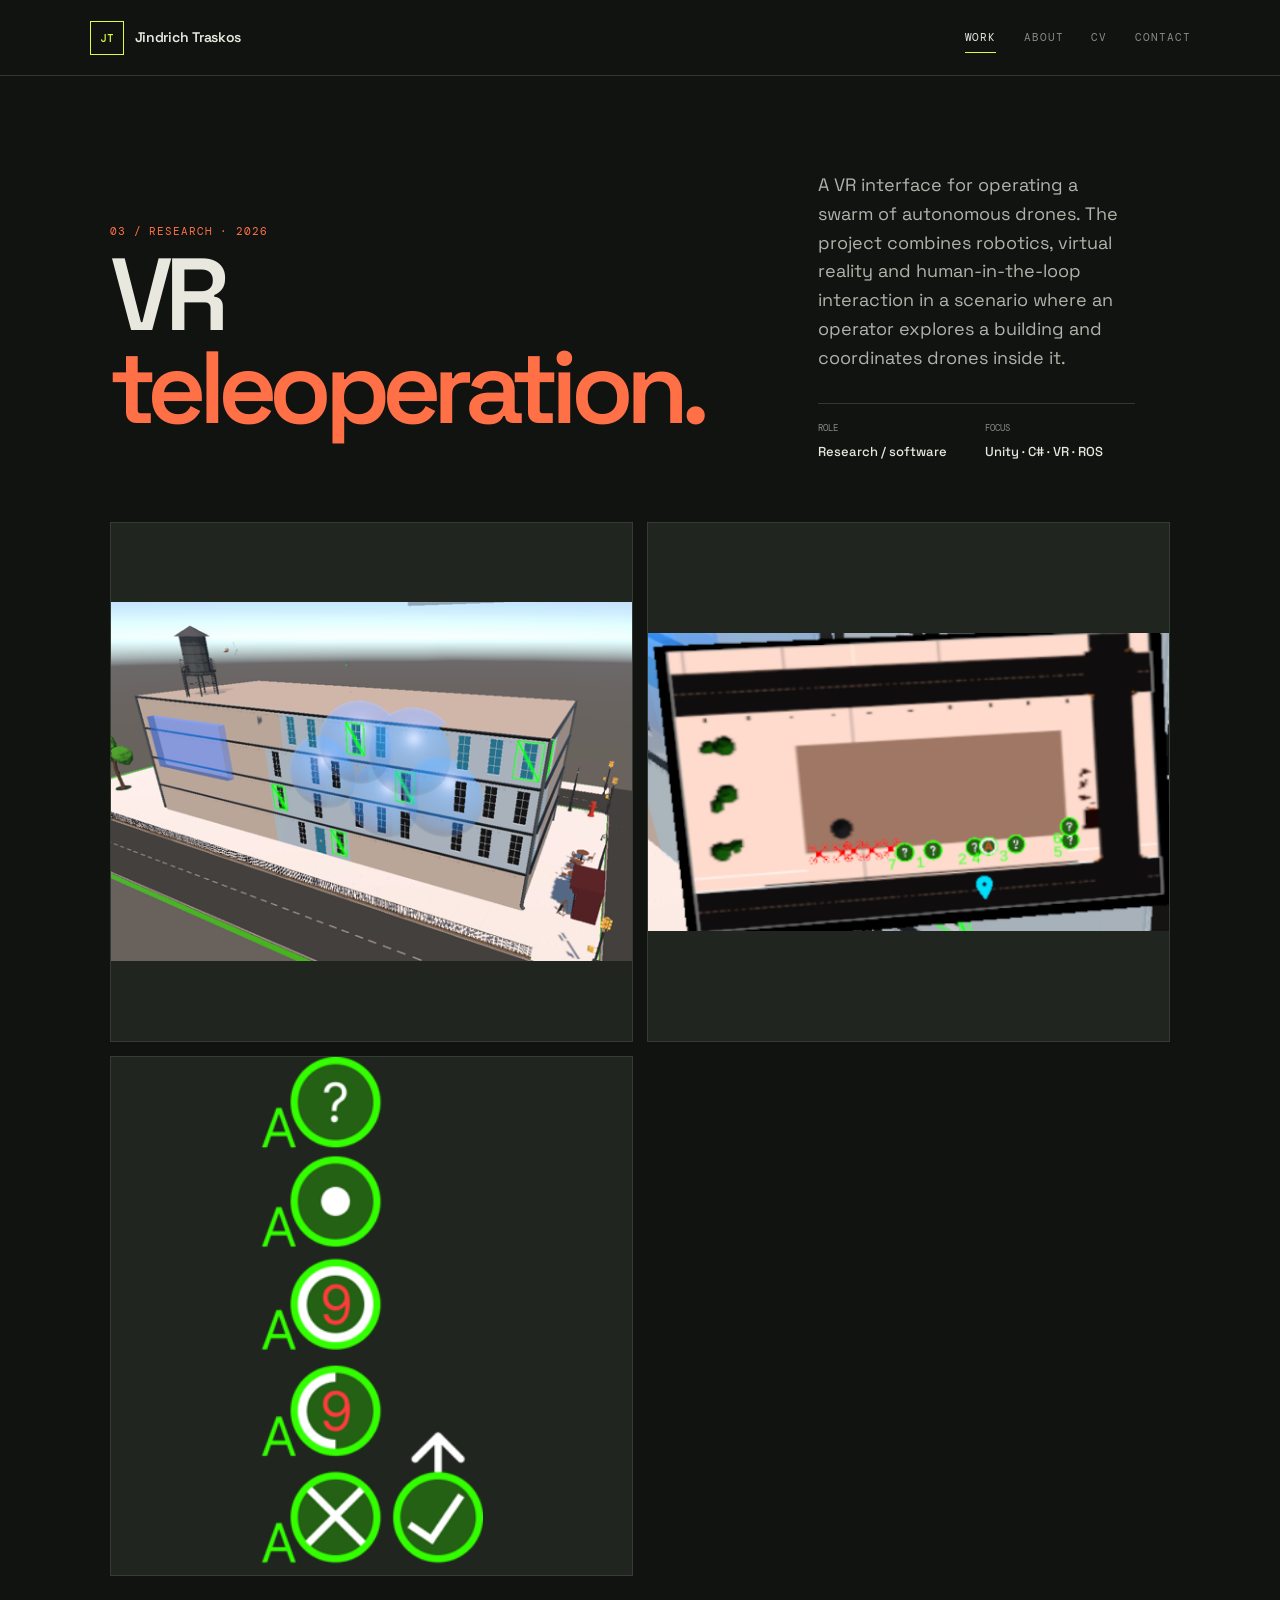
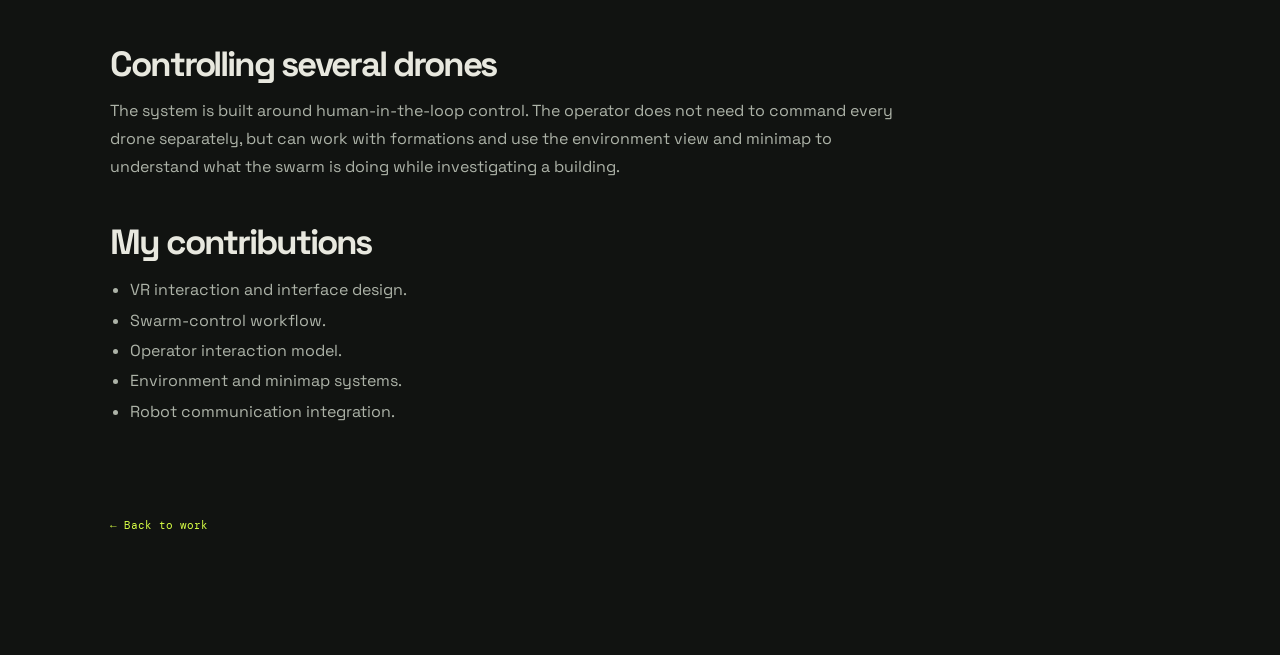
<file: projects/vr-teleoperation.html>
<!doctype html>
<html lang="en">
<head>
  <meta charset="utf-8">
  <meta name="viewport" content="width=device-width, initial-scale=1">
  <title>VR Teleoperation | Jindrich Traskos</title>
  <link rel="stylesheet" href="../styles.css">
</head>
<body>
  <header class="site-header">
    <a class="brand" href="../index.html"><span class="brand-mark">JT</span><span>Jindrich Traskos</span></a>
    <nav class="nav"><a class="active" href="../index.html">Work</a><a href="../about.html">About</a><a href="../resume.pdf" download>CV</a><a href="../contact.html">Contact</a></nav>
  </header>
  <main class="detail-main">
    <div class="detail-top">
      <div><p class="detail-kicker">03 / Research · 2026</p><h1>VR<br><em>teleoperation.</em></h1></div>
      <div><p class="detail-intro">A VR interface for operating a swarm of autonomous drones. The project combines robotics, virtual reality and human-in-the-loop interaction in a scenario where an operator explores a building and coordinates drones inside it.</p><div class="detail-meta"><div><small>Role</small><strong>Research / software</strong></div><div><small>Focus</small><strong>Unity · C# · VR · ROS</strong></div></div></div>
    </div>
    <div class="detail-visual">
      <div class="detail-gallery">
        <img src="../Content/Swarm/Picture1.png" alt="VR swarm control environment with a building and drone positions">
        <img src="../Content/Swarm/Minimap.png" alt="Swarm search minimap interface">
        <img src="../Content/Swarm/InteractionStates.png" alt="Interaction states used by the swarm interface">
      </div>
    </div>
    <div class="detail-copy">
      <h2>Controlling several drones</h2>
      <p>The system is built around human-in-the-loop control. The operator does not need to command every drone separately, but can work with formations and use the environment view and minimap to understand what the swarm is doing while investigating a building.</p>
      <h2>My contributions</h2>
      <ul><li>VR interaction and interface design.</li><li>Swarm-control workflow.</li><li>Operator interaction model.</li><li>Environment and minimap systems.</li><li>Robot communication integration.</li></ul>
    </div>
    <a class="back-link" href="../index.html">← Back to work</a>
  </main>
</body>
<script src="../script.js"></script>
</html>
</file>
<file: styles.css>
@import url('https://fonts.googleapis.com/css2?family=DM+Mono:wght@400;500&family=Space+Grotesk:wght@400;500;600;700&display=swap');

:root {
  --ink: #111311;
  --paper: #e8e8df;
  --muted: #878b83;
  --line: rgba(232, 232, 223, .16);
  --acid: #d8ff45;
  --rust: #ff7047;
  --blue: #95b8ff;
  --display: 'Space Grotesk', sans-serif;
  --mono: 'DM Mono', monospace;
}
* { box-sizing: border-box; }
html { scroll-behavior: smooth; }
body { margin: 0; color: var(--paper); background: var(--ink); font-family: var(--display); line-height: 1.45; }
a { color: inherit; text-decoration: none; }
.section-pad { padding-left: clamp(24px, 7vw, 112px); padding-right: clamp(24px, 7vw, 112px); }
.site-header { height: 76px; display: flex; align-items: center; justify-content: space-between; padding: 0 clamp(24px, 7vw, 112px); border-bottom: 1px solid var(--line); position: relative; z-index: 2; }
.brand, .nav, .hero-actions, .signal-line, .filters, .project-info > div:first-child, .site-footer { display: flex; align-items: center; }
.brand { gap: 11px; font-size: 14px; font-weight: 600; letter-spacing: -.02em; }
.brand-mark { width: 34px; height: 34px; display: grid; place-items: center; border: 1px solid var(--acid); color: var(--acid); font: 500 11px var(--mono); }
.nav { gap: 28px; font: 11px var(--mono); text-transform: uppercase; letter-spacing: .08em; color: var(--muted); }
.nav a { padding: 8px 0; border-bottom: 1px solid transparent; }
.nav a:hover, .nav a.active { color: var(--paper); border-color: var(--acid); }
.hero { min-height: 620px; display: grid; grid-template-columns: minmax(0, 1.25fr) minmax(260px, .75fr); gap: 8vw; align-items: center; background: radial-gradient(circle at 80% 20%, rgba(216,255,69,.08), transparent 28%), linear-gradient(120deg, #111311 0%, #171a17 100%); }
.eyebrow { margin: 0 0 22px; color: var(--acid); font: 11px var(--mono); letter-spacing: .08em; text-transform: uppercase; }
h1, h2, h3, p { margin-top: 0; } h1 { margin-bottom: 28px; font-size: clamp(56px, 8vw, 126px); line-height: .9; letter-spacing: -.075em; font-weight: 600; } h1 em { color: var(--rust); font-style: normal; }
.hero-lede { max-width: 545px; color: #b4b8ae; font-size: 17px; line-height: 1.65; }
.hero-actions { gap: 30px; margin-top: 34px; flex-wrap: wrap; }
.button { display: inline-flex; align-items: center; gap: 18px; padding: 15px 18px; font-size: 13px; font-weight: 600; border: 1px solid var(--acid); } .button-primary { color: var(--ink); background: var(--acid); } .button:hover { transform: translateY(-2px); }
.text-link { font: 11px var(--mono); color: var(--paper); } .text-link span, .arrow { color: var(--acid); }
.skillset-panel { display: grid; grid-template-columns: minmax(0, 1fr) 180px; gap: 32px; align-items: start; padding-top: 18px; border-top: 1px solid var(--line); }
.skillset-list .eyebrow { margin-bottom: 18px; }
.skillset-list ul { display: grid; gap: 9px; margin: 0; padding: 0; list-style: none; color: #c0c5ba; font: 12px var(--mono); }
.skillset-list li::before { content: '-'; margin-right: 9px; color: var(--acid); }
.skillset-note { max-width: 190px; margin: 25px 0 0; color: var(--muted); font-size: 12px; line-height: 1.5; }
.profile-photo { width: 180px; height: 180px; display: block; margin: 0; border: 2px solid var(--acid); border-radius: 50%; object-fit: cover; object-position: center top; }
.signal-line { justify-content: space-between; gap: 10px; font: 10px var(--mono); text-transform: uppercase; letter-spacing: .07em; } .signal-dot { width: 7px; height: 7px; margin-right: auto; background: var(--acid); border-radius: 50%; box-shadow: 0 0 16px var(--acid); } .signal-status { color: var(--muted); }
.signal-grid { display: grid; grid-template-columns: 1fr 1fr; gap: 11px 20px; padding: 35px 0 25px; color: #6f756c; font: 10px var(--mono); border-bottom: 1px solid var(--line); } .hero-signal p { margin: 18px 0 0; color: #a4a99e; font-size: 14px; }
.work { padding-top: 120px; padding-bottom: 132px; background: #161916; } .section-heading { display: flex; justify-content: space-between; gap: 30px; align-items: end; margin-bottom: 45px; } h2 { margin: 0; font-size: clamp(38px, 5vw, 72px); line-height: .95; letter-spacing: -.06em; } .section-note { max-width: 250px; margin-bottom: 3px; color: var(--muted); font-size: 13px; }
.filters { gap: 9px; flex-wrap: wrap; margin-bottom: 36px; } .filter { border: 1px solid #343934; background: transparent; color: var(--muted); padding: 9px 12px; font: 10px var(--mono); text-transform: uppercase; cursor: pointer; } .filter span { margin-left: 10px; color: #5f665c; } .filter.active, .filter:hover { color: var(--ink); background: var(--acid); border-color: var(--acid); } .filter.active span { color: #646f35; }
.project-grid { display: grid; grid-template-columns: repeat(2, minmax(0, 1fr)); gap: 34px 24px; } .project-card { min-width: 0; display: block; } .project-card-wide { grid-column: span 2; } .project-art { height: 340px; position: relative; overflow: hidden; background: #262b26; border: 1px solid #353c34; } .project-card-wide .project-art { height: 430px; } .project-art img { width: 100%; height: 100%; object-fit: contain; display: block; transition: transform .6s ease; } .project-card:hover img { transform: scale(1.04); }
.project-card[hidden] { display: none; }
.project-info { position: relative; padding: 18px 2px 0; } .project-info > div:first-child { gap: 15px; } .project-number { color: var(--acid); font: 10px var(--mono); } h3 { margin: 0; font-size: 23px; letter-spacing: -.04em; } .project-year { margin-left: 8px; color: var(--muted); font: 10px var(--mono); letter-spacing: .04em; vertical-align: middle; } .project-info .arrow { position: absolute; top: 19px; right: 3px; font-size: 23px; } .project-info p { max-width: 540px; margin: 9px 30px 15px 25px; color: #92988d; font-size: 13px; } .tags { display: flex; gap: 7px; margin-left: 25px; flex-wrap: wrap; } .tags span { padding: 5px 7px; border: 1px solid #3b4239; color: #81897b; font: 9px var(--mono); text-transform: uppercase; } .tags span.tag-lime { border-color: #d8ff45; color: #d8ff45; } .tags span.tag-orange { border-color: #ff7047; color: #ff9678; } .tags span.tag-blue { border-color: #95b8ff; color: #b8ceff; } .tags span.tag-purple { border-color: #d6a5ff; color: #dfbaff; } .tags span.tag-teal { border-color: #54d6c5; color: #75e2d3; } .tags span.tag-pink { border-color: #ff8fc7; color: #ffabd7; }
.contribution { max-width: 540px; margin: 18px 30px 4px 25px; color: #b3b9ad; font: 11px/1.5 var(--mono); } .contribution strong { display: block; margin-bottom: 7px; color: var(--paper); font-weight: 500; } .contribution ul { margin: 0; padding: 0; list-style: none; } .contribution li { position: relative; padding: 2px 0 2px 13px; color: #b3b9ad; } .contribution li::before { content: '-'; position: absolute; left: 0; color: #b3b9ad; font-weight: 500; }
.factory-art { background: #303a4d; } .axiom-art { display: flex; flex-direction: column; justify-content: center; padding: 0%; background: radial-gradient(circle at 75% 32%, #c46c47, transparent 23%), linear-gradient(135deg, #142b39, #203f49 57%, #b65d42); color: #f8e4bf; } .axiom-art strong { font-size: clamp(46px, 8vw, 100px); line-height: .8; letter-spacing: -.09em; } .art-kicker, .art-caption { font: 10px var(--mono); letter-spacing: .12em; } .art-caption { margin-top: 26px; color: #f2b168; }
.telemetry-art { background: linear-gradient(135deg, #15252b, #0d171c); } .crosshair { position: absolute; left: 50%; top: 43%; color: var(--blue); font-size: 44px; transform: translate(-50%, -50%); } .telemetry-label, .sim-label { position: absolute; left: 31px; bottom: 28px; color: var(--blue); font: 11px/1.5 var(--mono); } .telemetry-bars { position: absolute; right: 30px; bottom: 30px; display: flex; gap: 5px; align-items: end; } .telemetry-bars i { display: block; width: 5px; background: var(--blue); } .telemetry-bars i:nth-child(1) { height: 14px; } .telemetry-bars i:nth-child(2) { height: 28px; } .telemetry-bars i:nth-child(3) { height: 21px; } .telemetry-bars i:nth-child(4) { height: 40px; }
.thesis-art { display: flex; flex-direction: column; justify-content: space-between; padding: 28px; background: #343b32; color: var(--acid); } .thesis-art span { font: 11px var(--mono); } .thesis-art strong { font-size: 33px; line-height: 1; letter-spacing: -.06em; } .thesis-art small { color: #afb7a7; font: 10px var(--mono); }
.simulation-art { background: #1b2720; } .route-line { position: absolute; width: 78%; height: 100px; top: 34%; left: 10%; border-top: 2px solid var(--acid); border-radius: 50%; transform: rotate(-12deg); z-index: 1; } .route-line:after { content: ''; position: absolute; right: 0; top: -7px; width: 12px; height: 12px; background: var(--rust); border-radius: 50%; } .sim-node { position: absolute; width: 24px; height: 24px; top: 45%; left: 45%; border: 1px solid var(--acid); border-radius: 50%; z-index: 1; } .sim-label { color: var(--acid); z-index: 1; }
.robot-art { height: 280px !important; background: #201e1b; } .robot-art img { object-position: center 35%; }
.statement { padding-top: 115px; padding-bottom: 125px; background: var(--acid); color: var(--ink); } .statement .eyebrow { color: #5e6b2c; } .statement-text { max-width: 940px; margin: 0; font-size: clamp(35px, 5.5vw, 78px); line-height: .98; letter-spacing: -.07em; } .statement-text span { color: var(--rust); }
.resume-strip { display: flex; align-items: center; justify-content: space-between; gap: 30px; padding-top: 30px; padding-bottom: 30px; background: #d4d5ca; color: var(--ink); } .resume-strip .eyebrow { color: #64712d; margin-bottom: 10px; } .resume-strip h2 { font-size: clamp(28px, 4vw, 48px); } .compact-button { width: fit-content; margin-top: 20px; padding: 11px 14px; font-size: 11px; }
.site-footer { min-height: 90px; justify-content: space-between; gap: 20px; color: #737970; font: 10px var(--mono); } .site-footer a { color: var(--acid); }
.detail-main { max-width: 1220px; margin: 0 auto; padding: 95px clamp(24px, 7vw, 80px) 120px; } .detail-top { display: grid; grid-template-columns: 1.1fr .9fr; gap: 9vw; align-items: end; } .detail-top h1 { font-size: clamp(54px, 8vw, 110px); } .detail-kicker { color: var(--rust); font: 11px var(--mono); text-transform: uppercase; letter-spacing: .08em; } .detail-intro { color: #aeb4a9; font-size: 18px; line-height: 1.6; } .detail-meta { display: grid; grid-template-columns: 1fr 1fr; gap: 18px; margin-top: 30px; padding-top: 18px; border-top: 1px solid var(--line); } .detail-meta small { display: block; margin-bottom: 5px; color: var(--muted); font: 9px var(--mono); text-transform: uppercase; } .detail-meta strong { font-size: 13px; font-weight: 500; } .detail-visual { margin: 60px 0 72px; } .detail-visual img, .detail-visual video { width: 100%; max-height: 680px; object-fit: cover; display: block; border: 1px solid #353c34; } .detail-copy { max-width: 790px; } .detail-copy h2 { margin: 45px 0 16px; font-size: 35px; } .detail-copy p { color: #adb3a8; font-size: 16px; line-height: 1.75; } .detail-copy ul { padding-left: 20px; color: #adb3a8; line-height: 1.9; } .detail-link { color: var(--acid); border-bottom: 1px solid var(--acid); } .back-link { display: inline-block; margin-top: 75px; color: var(--acid); font: 11px var(--mono); }
.detail-gallery { display: grid; grid-template-columns: repeat(2, minmax(0, 1fr)); gap: 14px; } .detail-gallery img, .detail-gallery video { max-height: 520px; } .detail-gallery img:first-child:last-child, .detail-gallery video:first-child:last-child { grid-column: span 2; }
.project-art img, .project-art video { width: 100%; height: 100%; object-fit: contain; background: #20251f; }
.detail-visual > img, .detail-gallery img, .detail-gallery video { width: 100%; height: 520px; max-height: none; object-fit: contain; background: #20251f; }
.project-video { margin-top: 24px; aspect-ratio: 16 / 9; background: #20251f; border: 1px solid #353c34; }
.project-video iframe { width: 100%; height: 100%; display: block; border: 0; }
.gallery-image { cursor: zoom-in; }
.detail-gallery video { cursor: default; }
.lightbox[hidden] { display: none; }
.lightbox { position: fixed; inset: 0; z-index: 20; display: grid; grid-template-columns: 64px minmax(0, 1fr) 64px; grid-template-rows: 64px minmax(0, 1fr); align-items: center; padding: 20px; background: rgba(10, 12, 10, .96); }
.lightbox-figure { grid-column: 2; grid-row: 2; margin: 0; text-align: center; }
.lightbox-image { display: block; width: 100%; height: min(78vh, 720px); object-fit: contain; }
.lightbox-caption { margin-top: 14px; color: var(--muted); font: 10px var(--mono); }
.lightbox button { border: 1px solid #454d43; background: transparent; color: var(--paper); cursor: pointer; font: 11px var(--mono); }
.lightbox button:hover { border-color: var(--acid); color: var(--acid); }
.lightbox-close { grid-column: 2; grid-row: 1; justify-self: end; padding: 9px 12px; }
.lightbox-previous, .lightbox-next { width: 42px; height: 42px; justify-self: center; font-size: 20px !important; }
.lightbox-previous { grid-column: 1; grid-row: 2; } .lightbox-next { grid-column: 3; grid-row: 2; }
.lightbox-open { overflow: hidden; }
.about-grid { display: grid; grid-template-columns: 1fr 1fr; gap: 8vw; } .about-grid h1 { font-size: clamp(55px, 8vw, 100px); } .about-photo { width: 180px; height: 180px; margin: 0 0 30px; } .about-copy p { max-width: 560px; color: #adb3a8; font-size: 15px; line-height: 1.6; } .about-copy h2 { margin-top: 55px; font-size: 30px; } .skill-list { display: grid; grid-template-columns: 1fr 1fr; padding: 0; list-style: none; border-top: 1px solid var(--line); } .skill-list li { padding: 12px 0; border-bottom: 1px solid var(--line); color: #bfc4b9; font: 12px var(--mono); } .cv-panel { margin-top: 38px; padding: 24px; border: 1px solid #3b4239; } .cv-panel h2 { font-size: 26px; } .cv-panel p { font-size: 13px; } .contact-block { margin-top: 100px; padding-top: 30px; border-top: 1px solid var(--line); } .contact-block a { display: inline-block; margin-top: 15px; color: var(--acid); font-size: clamp(25px, 4vw, 55px); letter-spacing: -.06em; }
.contact-page h1 { max-width: 900px; } .contact-content { max-width: 650px; margin-top: 70px; } .contact-content > p { color: #adb3a8; font-size: 18px; line-height: 1.7; } .contact-email { display: block; margin: 28px 0; color: var(--acid); font-size: clamp(25px, 4vw, 55px); letter-spacing: -.06em; }
@media (max-width: 720px) { .site-header { height: auto; min-height: 70px; align-items: flex-start; padding-top: 18px; padding-bottom: 15px; gap: 15px; } .nav { gap: 12px; flex-wrap: wrap; justify-content: flex-end; font-size: 9px; } .brand > span:last-child { display: none; } .hero { min-height: auto; padding-top: 90px; padding-bottom: 90px; grid-template-columns: 1fr; gap: 65px; } h1 { font-size: 60px; } .skillset-panel { grid-template-columns: minmax(0, 1fr) 145px; gap: 20px; } .profile-photo { width: 145px; height: 145px; } .section-heading, .site-footer { align-items: flex-start; flex-direction: column; } .section-heading { margin-bottom: 30px; } .work { padding-top: 80px; padding-bottom: 90px; } .project-grid { grid-template-columns: 1fr; gap: 45px; } .project-card-wide { grid-column: auto; } .project-art, .project-card-wide .project-art, .robot-art { height: 270px; } .resume-strip { align-items: flex-start; flex-direction: column; padding-top: 32px; padding-bottom: 32px; } .statement { padding-top: 80px; padding-bottom: 90px; } .detail-main { padding-top: 65px; } .detail-top, .about-grid { grid-template-columns: 1fr; gap: 35px; } .detail-top h1 { margin-bottom: 0; } .detail-visual { margin: 40px 0; } .detail-visual > img, .detail-gallery img, .detail-gallery video { height: 260px; } .detail-gallery { grid-template-columns: 1fr; } .detail-gallery img:first-child:last-child, .detail-gallery video:first-child:last-child { grid-column: auto; } .lightbox { grid-template-columns: 42px minmax(0, 1fr) 42px; padding: 10px; } .lightbox-image { height: 70vh; } .about-grid h1 { margin-bottom: 0; } }
</file>
